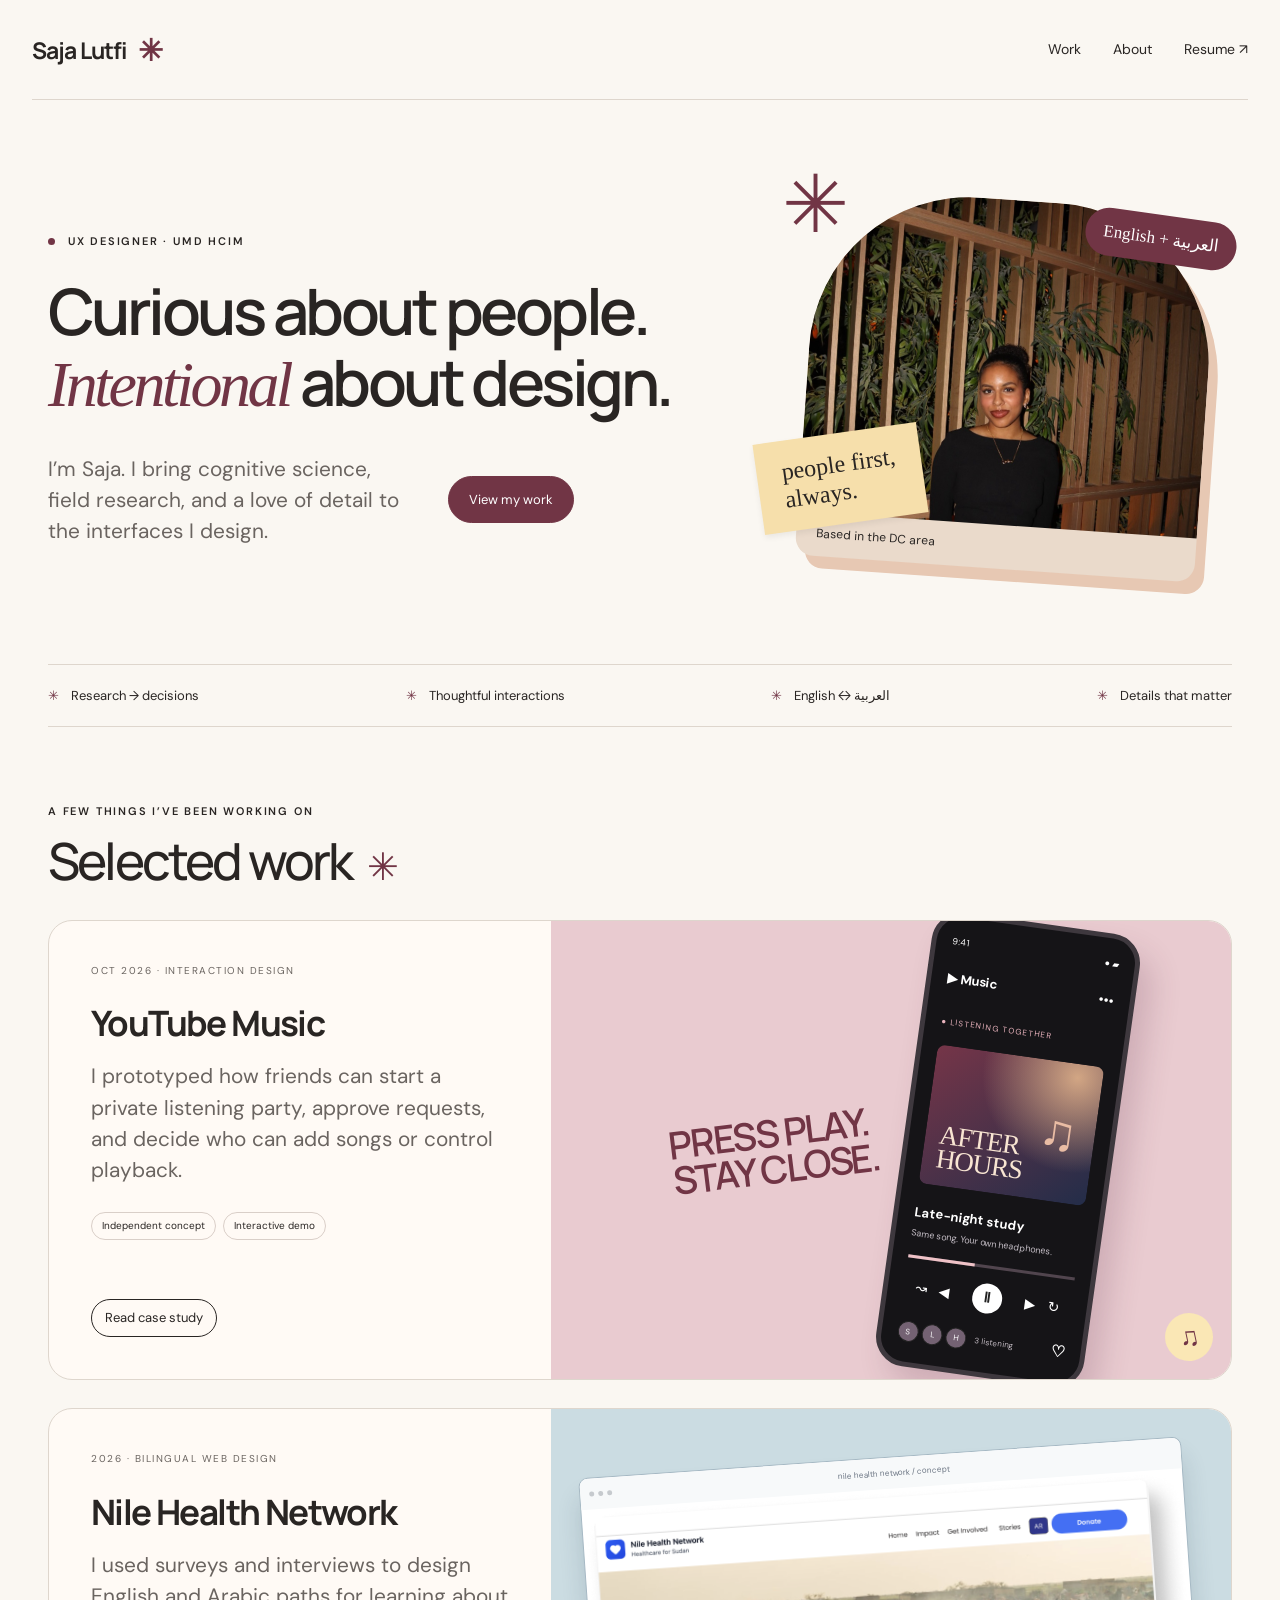
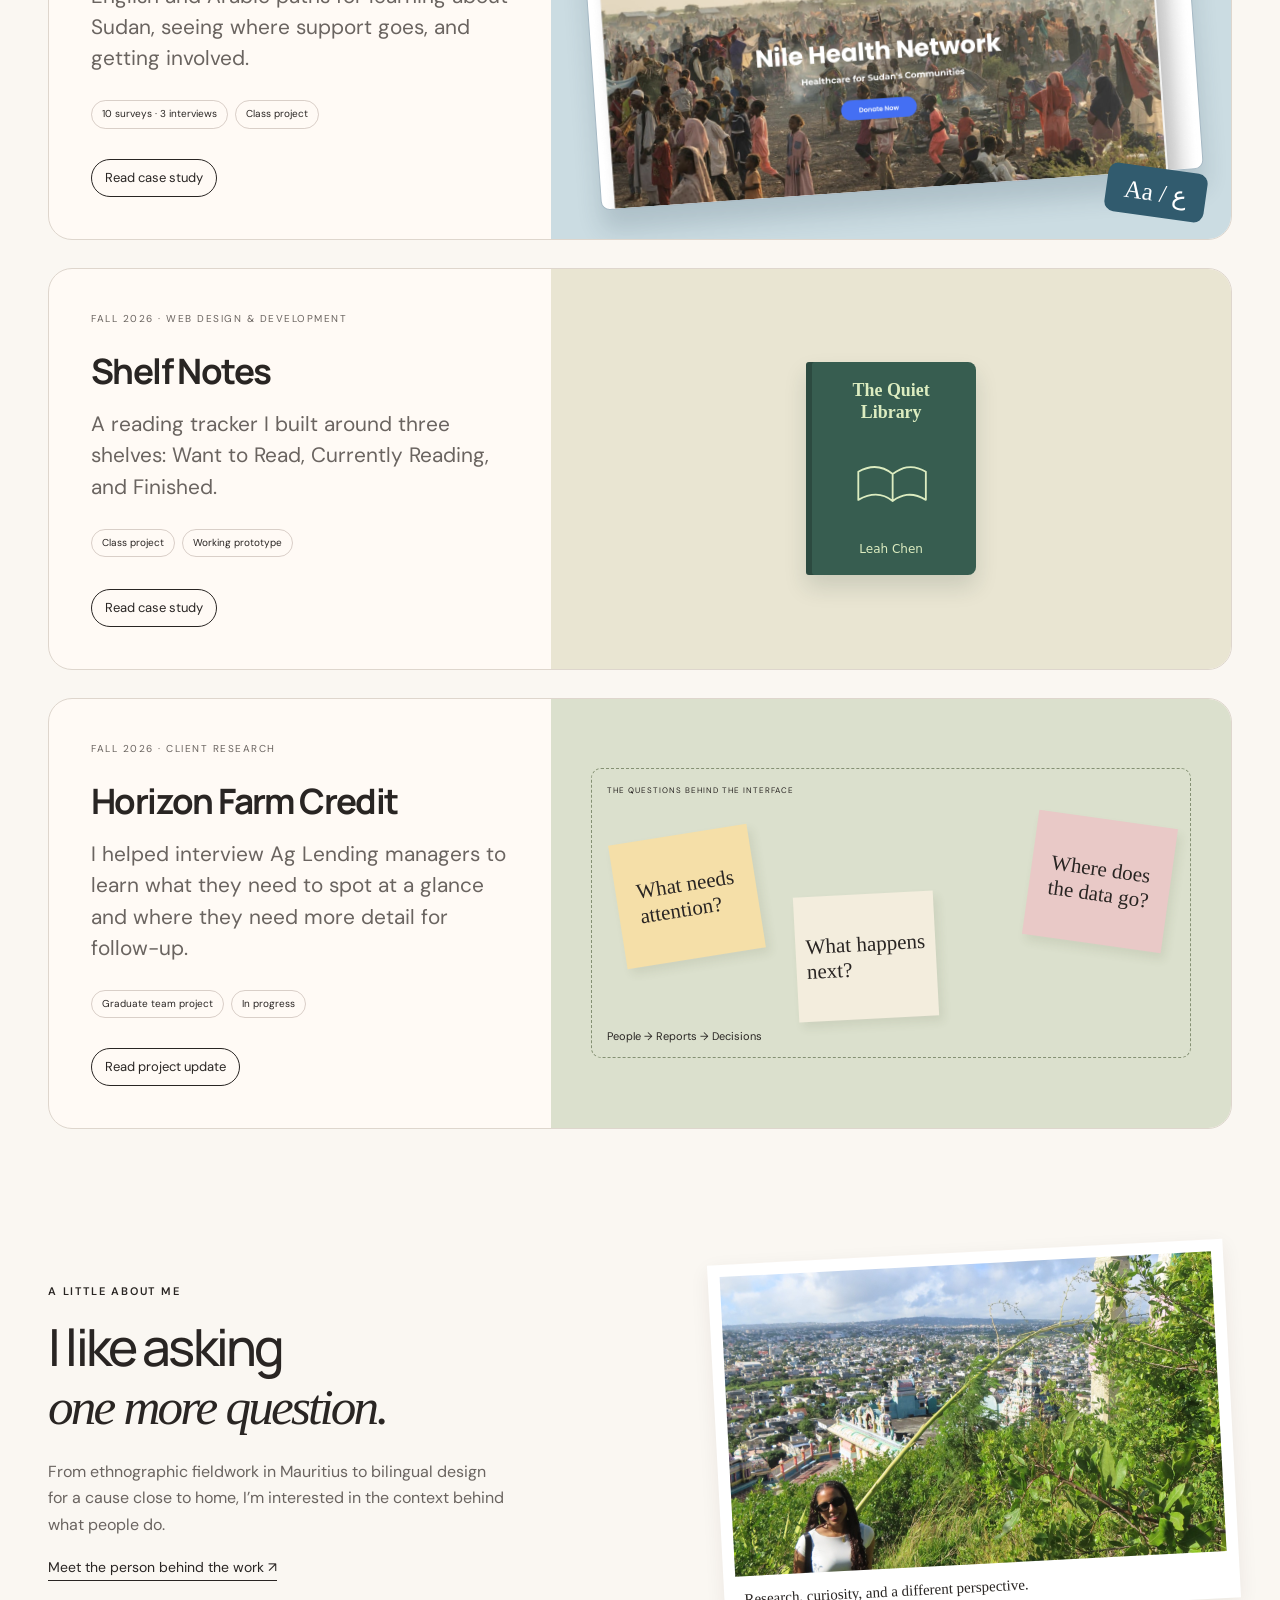
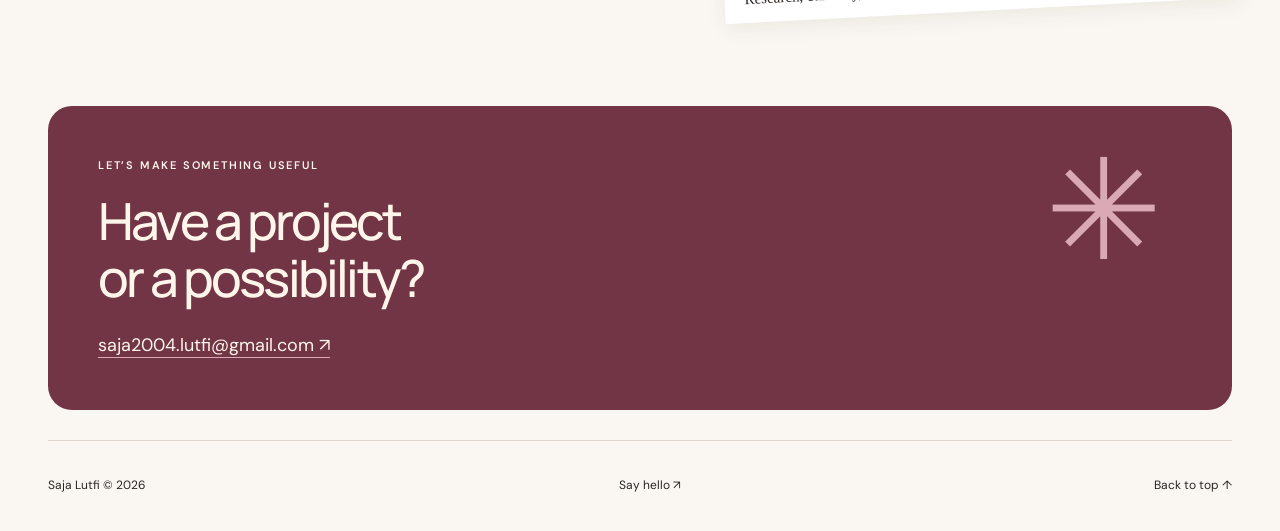
<file: index.html>
<!doctype html><html lang="en"><head><meta charset="utf-8"><meta name="viewport" content="width=device-width,initial-scale=1"><title>UX Designer · Saja Lutfi</title><meta name="description" content="Saja Lutfi, UX designer and HCI graduate student. Explore bilingual interfaces, shared listening, and research for complex workflows."><link rel="icon" href="assets/favicon.svg"><link rel="stylesheet" href="style.css?v=visual-shelf-prototype"><script src="app.js" defer></script></head><body><a class="skip" href="#main">Skip to content</a><header class="site-header"><a class="brand" href="index.html">Saja Lutfi<span class="brand-dot">✳</span></a><nav aria-label="Main navigation"><a href="index.html#work">Work</a><a href="about.html">About</a><a href="assets/Resume_Saja_Lutfi_UX_Designer_2026-10.pdf" target="_blank" rel="noopener">Resume ↗</a></nav></header><main id="main" class="container"><section class="home-hero"><div class="hero-head"><div class="eyebrow"><span class="status-dot"></span> UX DESIGNER · UMD HCIM</div><h1>Curious about people.<br><em>Intentional</em> about design.</h1><div class="hero-bottom"><p>I’m Saja. I bring cognitive science, field research, and a love of detail to the interfaces I design.</p><a class="button filled" href="#work">View my work</a></div></div><div class="hero-collage"><figure class="portrait-card"><img src="assets/saja-portrait.jpeg" alt="Saja Lutfi"><figcaption>Based in the DC area</figcaption></figure><span class="collage-note note-one">people first,<br>always.</span><span class="collage-note note-two">English + العربية</span><span class="hero-star" aria-hidden="true">✳</span></div></section><div class="skill-strip" aria-label="Design interests"><span>Research → decisions</span><span>Thoughtful interactions</span><span>English ↔ العربية</span><span>Details that matter</span></div><section id="work" class="selected"><div class="section-heading"><div><span class="eyebrow">A FEW THINGS I’VE BEEN WORKING ON</span><h2>Selected work<span class="serif-star">✳</span></h2></div></div><a class="work-card music-work" href="music.html"><div class="work-info"><span class="project-number">OCT 2026 · INTERACTION DESIGN</span><h3>YouTube Music</h3><p>I prototyped how friends can start a private listening party, approve requests, and decide who can add songs or control playback.</p><div class="tags"><span>Independent concept</span><span>Interactive demo</span></div><span class="project-link">Read case study</span></div><div class="work-art music-art"><span class="art-type">PRESS PLAY.<br>STAY CLOSE.</span><div class="mini-phone" aria-label="Proposed listening-party interface"><div class="phone-top">9:41 <span>● ▰</span></div><div class="music-brand">▶ Music <span>•••</span></div><small class="live-pill">● LISTENING TOGETHER</small><div class="album-art"><span>AFTER<br>HOURS</span><i>♫</i></div><h4>Late-night study</h4><p>Same song. Your own headphones.</p><div class="track-progress"><i></i></div><div class="player-controls">↝ &nbsp; ◀ <b>Ⅱ</b> ▶ &nbsp; ↻</div><div class="listeners"><span>S</span><span>L</span><span>H</span><small>3 listening</small><b>♡</b></div></div><span class="art-sticker">♫</span></div></a><a class="work-card nhn-work" href="nile-health-network.html"><div class="work-info"><span class="project-number">2026 · BILINGUAL WEB DESIGN</span><h3>Nile Health Network</h3><p>I used surveys and interviews to design English and Arabic paths for learning about Sudan, seeing where support goes, and getting involved.</p><div class="tags"><span>10 surveys · 3 interviews</span><span>Class project</span></div><span class="project-link">Read case study</span></div><div class="work-art nhn-art"><div class="browser-frame"><div class="browser-bar"><i></i><i></i><i></i><span>nile health network / concept</span></div><img src="assets/nhn-cover.png" alt="Nile Health Network website prototype"></div><span class="language-sticker">Aa / ع</span></div></a><a class="work-card shelf-work" href="shelf-notes.html"><div class="work-info"><span class="project-number">FALL 2026 · WEB DESIGN &amp; DEVELOPMENT</span><h3>Shelf Notes</h3><p>A reading tracker I built around three shelves: Want to Read, Currently Reading, and Finished.</p><div class="tags"><span>Class project</span><span>Working prototype</span></div><span class="project-link">Read case study</span></div><div class="work-art shelf-art" aria-hidden="true"><div class="shelf-card-cover"><span>The Quiet Library</span><img src="inst630-bookshelf/assets/imgCoverIllustration3.svg" alt=""><small>Leah Chen</small></div></div></a><a class="work-card horizon-work" href="horizon.html"><div class="work-info"><span class="project-number">FALL 2026 · CLIENT RESEARCH</span><h3>Horizon Farm Credit</h3><p>I helped interview Ag Lending managers to learn what they need to spot at a glance and where they need more detail for follow-up.</p><div class="tags"><span>Graduate team project</span><span>In progress</span></div><span class="project-link">Read project update</span></div><div class="work-art horizon-art"><div class="research-board"><span class="board-label">THE QUESTIONS BEHIND THE INTERFACE</span><div class="sticky s1">What needs<br>attention?</div><div class="sticky s2">Where does<br>the data go?</div><div class="sticky s3">What happens<br>next?</div><span class="board-foot">People → Reports → Decisions</span></div></div></a></section><section class="about-teaser"><div><span class="eyebrow">A LITTLE ABOUT ME</span><h2>I like asking<br><em>one more question.</em></h2><p>From ethnographic fieldwork in Mauritius to bilingual design for a cause close to home, I’m interested in the context behind what people do.</p><a class="text-link" href="about.html">Meet the person behind the work ↗</a></div><figure><img src="assets/mauritius.jpeg" alt="Saja during her travels in Mauritius" loading="lazy"><figcaption>Research, curiosity, and a different perspective.</figcaption></figure></section><section class="contact-banner"><span class="eyebrow">LET’S MAKE SOMETHING USEFUL</span><h2>Have a project<br>or a possibility?</h2><a href="mailto:saja2004.lutfi@gmail.com">saja2004.lutfi@gmail.com ↗</a></section></main><footer class="site-footer container"><span>Saja Lutfi © 2026</span><a href="mailto:saja2004.lutfi@gmail.com">Say hello ↗</a><a href="#main">Back to top ↑</a></footer></body></html>
</file>
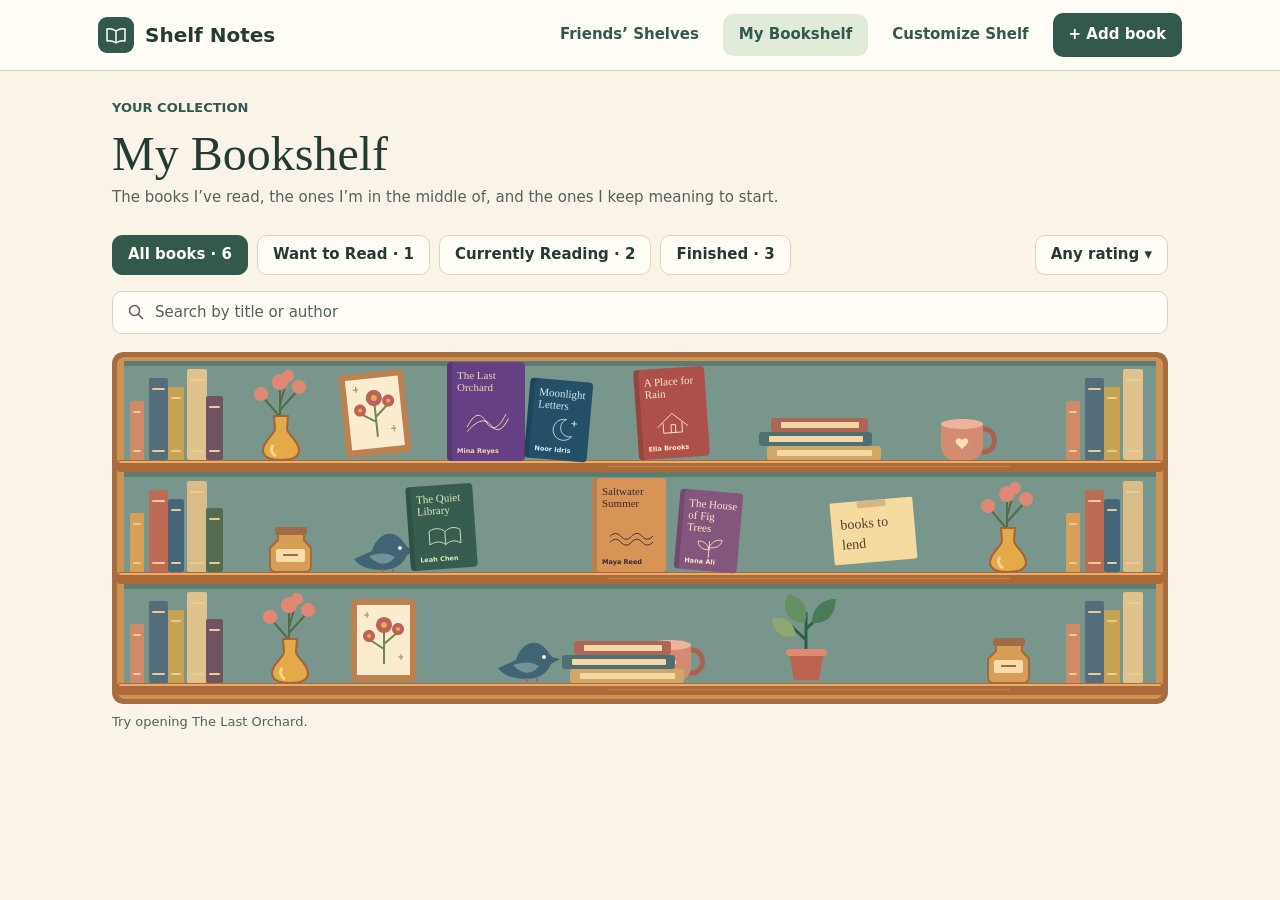
<file: inst630-bookshelf/index.html>
<!doctype html>
<html lang="en">
<head>
<meta charset="utf-8">
<meta name="viewport" content="width=device-width, initial-scale=1">
<title>Shelf Notes · My Bookshelf</title>
<style>
*{box-sizing:border-box}body{margin:0;background:#faf4e8;color:#243b34;font:15px/1.45 Inter,system-ui,sans-serif}header{background:#fffdf6;border-bottom:1px solid #ded4bd}.bar{max-width:1152px;margin:auto;min-height:70px;padding:12px 34px;display:flex;align-items:center;gap:8px;flex-wrap:wrap}.brand{display:flex;align-items:center;gap:11px;font-size:20px;font-weight:650;margin-right:auto}.logo{display:grid;place-items:center;background:#32594c;width:36px;height:36px;border-radius:9px}.logo img{display:block}main{max-width:1152px;margin:auto;padding:28px 48px 24px}h1,h2{font-family:Lora,Georgia,serif;font-weight:400}h1{font-size:48px;line-height:1.18;margin:8px 0 5px}.eyebrow{font-size:13px;color:#32594c;font-weight:650;margin:0}.intro,.hint{color:#52645b;margin:0}.toolbar{display:flex;gap:9px;flex-wrap:wrap;margin:26px 0 16px}.rating{margin-left:auto}button,select,input{font:inherit;color:inherit}button,select{background:#fffdf6;border:1px solid #ded4bd;border-radius:10px;padding:8px 15px;min-height:38px}button{cursor:pointer;font-weight:600}.bar button,.bar [aria-current]{border:0;background:transparent;padding:10px 16px;border-radius:10px;font-weight:600;color:#32594c}.bar [aria-current]{background:#e1ebda}.bar .primary,.primary,[aria-pressed=true]{background:#32594c;color:#fffdf6;border-color:#32594c}.bar .primary{min-height:44px}.search{display:flex;align-items:center;gap:10px;background:#fffdf6;border:1px solid #ded4bd;border-radius:10px;padding:0 14px;margin-bottom:18px;min-height:43px}.search input{background:none;border:0;flex:1;min-width:0;padding:9px 0}.search input::placeholder{color:#52645b}.search img,.logo img{flex:none}.cabinet-scroll{overflow:auto;border-radius:11px}.cabinet{width:1056px;height:352px;position:relative;background:#a86d3f;transform-origin:top left;border-radius:11px;overflow:hidden}.art{position:absolute;inset:0;pointer-events:none}.art p{margin:0;font-family:Lora,Georgia,serif}.art img{display:block}.cover{position:absolute;display:flex;flex-direction:column;justify-content:space-between;align-items:flex-start;border:0;border-radius:4px;padding:8px 5px 6px 10px;min-height:0;font:11px/1.08 Lora,Georgia,serif;text-align:left;overflow:hidden;box-shadow:inset 5px 0 #0002}.cover img{align-self:center}.cover span{overflow-wrap:anywhere}.cover small{font:600 6.5px/1.15 Inter,system-ui,sans-serif}.cover:hover{filter:brightness(1.12)}.hint{font-size:13px;margin-top:9px}.extra{display:flex;gap:8px;flex-wrap:wrap;margin-top:12px}.extra:empty{display:none}dialog{border:1px solid #ded4bd;border-radius:14px;background:#fffdf6;color:#243b34;width:min(92vw,420px);padding:24px}dialog::backdrop{background:#243b3477}dialog h2{margin:0 0 16px;font-size:28px}dialog label{display:grid;gap:4px;margin:12px 0}dialog input{width:100%;padding:8px;border:1px solid #9ba99b;border-radius:6px}dialog form menu{display:flex;gap:8px;padding:0;margin:16px 0 0}.error{color:#943b38;margin:4px 0}button:focus-visible,select:focus-visible,input:focus-visible,[tabindex]:focus-visible{outline:3px solid #b46d31;outline-offset:3px}.sr-only{position:absolute;width:1px;height:1px;overflow:hidden;clip-path:inset(50%)}@media(max-width:740px){main{padding:24px 18px}.bar{padding:10px 18px}.rating{margin-left:0}h1{font-size:38px}}
</style>
</head>
<body>
<header><nav class="bar" aria-label="Main">
<div class="brand"><span class="logo"><img src="assets/imgOpenBook.svg" alt=""></span>Shelf Notes</div>
<button type="button" data-planned="Friends’ Shelves">Friends’ Shelves</button>
<span aria-current="page">My Bookshelf</span>
<button type="button" data-planned="Customize Shelf">Customize Shelf</button>
<button class="primary" id="open-add">+ Add book</button>
</nav></header>
<main>
<p class="eyebrow">YOUR COLLECTION</p>
<h1>My Bookshelf</h1>
<p class="intro">The books I’ve read, the ones I’m in the middle of, and the ones I keep meaning to start.</p>
<div class="toolbar" id="filters" aria-label="Filter books"></div>
<label class="search"><img src="assets/imgSearchIcon.svg" alt=""><span class="sr-only">Search by title or author</span><input type="search" id="search" placeholder="Search by title or author"></label>
<div class="cabinet-scroll" id="cabinet-scroll" tabindex="0" aria-label="Illustrated bookshelf">
<div class="cabinet" id="cabinet">
<div class="art" aria-hidden="true">
        <div style="position:absolute;background:#cd9256;height:342px;left:5px;border-radius:8px;top:5px;width:1046px" ></div>
        <div style="position:absolute;background:#78968b;height:103.333px;left:12px;border-radius:2px;top:9px;width:1032px" ></div>
        <div style="position:absolute;background:#5c7c71;height:5px;left:12px;top:9px;width:1032px" ></div>
        <div style="position:absolute;background:#cf8b68;height:59px;left:18px;border-radius:2px;top:49.33px;width:14px" ></div>
        <div style="position:absolute;background:#eacb93;height:2px;left:21px;border-radius:1px;top:59.33px;width:8px" ></div>
        <div style="position:absolute;background:#eacb93;height:2px;left:21px;border-radius:1px;top:98.33px;width:8px" ></div>
        <div style="position:absolute;background:#536d7b;height:82px;left:37px;border-radius:2px;top:26.33px;width:19px" ></div>
        <div style="position:absolute;background:#eacb93;height:2px;left:40px;border-radius:1px;top:36.33px;width:13px" ></div>
        <div style="position:absolute;background:#eacb93;height:2px;left:40px;border-radius:1px;top:98.33px;width:13px" ></div>
        <div style="position:absolute;background:#c6a454;height:73px;left:56px;border-radius:2px;top:35.33px;width:16px" ></div>
        <div style="position:absolute;background:#eacb93;height:2px;left:59px;border-radius:1px;top:45.33px;width:10px" ></div>
        <div style="position:absolute;background:#eacb93;height:2px;left:59px;border-radius:1px;top:98.33px;width:10px" ></div>
        <div style="position:absolute;background:#e0c28d;height:91px;left:75px;border-radius:2px;top:17.33px;width:20px" ></div>
        <div style="position:absolute;background:#eacb93;height:2px;left:78px;border-radius:1px;top:27.33px;width:14px" ></div>
        <div style="position:absolute;background:#eacb93;height:2px;left:78px;border-radius:1px;top:98.33px;width:14px" ></div>
        <div style="position:absolute;background:#6f5360;height:64px;left:94px;border-radius:2px;top:44.33px;width:17px" ></div>
        <div style="position:absolute;background:#eacb93;height:2px;left:97px;border-radius:1px;top:54.33px;width:11px" ></div>
        <div style="position:absolute;background:#eacb93;height:2px;left:97px;border-radius:1px;top:98.33px;width:11px" ></div>
        <div style="position:absolute;height:98px;left:133px;top:12.33px;width:72px">
          <img alt="" src="assets/imgVase.svg">
        </div>
        <div style="position:absolute;display:flex;height:104.989px;align-items:center;justify-content:center;left:222px;top:4.81px;width:81.849px">
          <div style="transform:rotate(-6deg)">
            <div style="height:98px;position:relative;width:72px">
              <img alt="" src="assets/imgPrint.svg">
            </div>
          </div>
        </div>
        <div style="position:absolute;height:98px;left:820px;top:12.33px;width:72px">
          <img alt="" src="assets/imgMug.svg">
        </div>
        <div style="position:absolute;background:#cf8b68;height:59px;left:954px;border-radius:2px;top:49.33px;width:14px" ></div>
        <div style="position:absolute;background:#eacb93;height:2px;left:957px;border-radius:1px;top:59.33px;width:8px" ></div>
        <div style="position:absolute;background:#eacb93;height:2px;left:957px;border-radius:1px;top:98.33px;width:8px" ></div>
        <div style="position:absolute;background:#536d7b;height:82px;left:973px;border-radius:2px;top:26.33px;width:19px" ></div>
        <div style="position:absolute;background:#eacb93;height:2px;left:976px;border-radius:1px;top:36.33px;width:13px" ></div>
        <div style="position:absolute;background:#eacb93;height:2px;left:976px;border-radius:1px;top:98.33px;width:13px" ></div>
        <div style="position:absolute;background:#c6a454;height:73px;left:992px;border-radius:2px;top:35.33px;width:16px" ></div>
        <div style="position:absolute;background:#eacb93;height:2px;left:995px;border-radius:1px;top:45.33px;width:10px" ></div>
        <div style="position:absolute;background:#eacb93;height:2px;left:995px;border-radius:1px;top:98.33px;width:10px" ></div>
        <div style="position:absolute;background:#e0c28d;height:91px;left:1011px;border-radius:2px;top:17.33px;width:20px" ></div>
        <div style="position:absolute;background:#eacb93;height:2px;left:1014px;border-radius:1px;top:27.33px;width:14px" ></div>
        <div style="position:absolute;background:#eacb93;height:2px;left:1014px;border-radius:1px;top:98.33px;width:14px" ></div>
        <div style="position:absolute;height:43px;left:647px;overflow:hidden;top:65.33px;width:125px">
          <div style="position:absolute;background:#d0a766;height:14px;left:8px;border-radius:3px;top:29px;width:114px" ></div>
          <div style="position:absolute;background:#f3d7a5;height:6px;left:18px;border-radius:1px;top:33px;width:95px" ></div>
          <div style="position:absolute;background:#506f73;height:14px;left:0;border-radius:3px;top:15px;width:113px" ></div>
          <div style="position:absolute;background:#f3d7a5;height:6px;left:10px;border-radius:1px;top:19px;width:94px" ></div>
          <div style="position:absolute;background:#af6556;height:14px;left:12px;border-radius:3px;top:1px;width:97px" ></div>
          <div style="position:absolute;background:#f3d7a5;height:6px;left:22px;border-radius:1px;top:5px;width:78px" ></div>
        </div>
        <div style="position:absolute;background:#ad6a38;height:12px;left:5px;border-radius:3px;top:108.33px;width:1046px" ></div>
        <div style="position:absolute;background:#e8ad6b;height:2px;left:7px;border-radius:1px;top:109.33px;width:1042px" ></div>
        <div style="position:absolute;background:#c2874f;height:1px;left:496.32px;border-radius:1px;top:114.33px;width:401.28px" ></div>
        <div style="position:absolute;background:#78968b;height:103.333px;left:12px;border-radius:2px;top:120.33px;width:1032px" ></div>
        <div style="position:absolute;background:#5c7c71;height:5px;left:12px;top:120.33px;width:1032px" ></div>
        <div style="position:absolute;background:#d8a057;height:59px;left:18px;border-radius:2px;top:160.67px;width:14px" ></div>
        <div style="position:absolute;background:#eacb93;height:2px;left:21px;border-radius:1px;top:170.67px;width:8px" ></div>
        <div style="position:absolute;background:#eacb93;height:2px;left:21px;border-radius:1px;top:209.67px;width:8px" ></div>
        <div style="position:absolute;background:#bd6b55;height:82px;left:37px;border-radius:2px;top:137.67px;width:19px" ></div>
        <div style="position:absolute;background:#eacb93;height:2px;left:40px;border-radius:1px;top:147.67px;width:13px" ></div>
        <div style="position:absolute;background:#eacb93;height:2px;left:40px;border-radius:1px;top:209.67px;width:13px" ></div>
        <div style="position:absolute;background:#466779;height:73px;left:56px;border-radius:2px;top:146.67px;width:16px" ></div>
        <div style="position:absolute;background:#eacb93;height:2px;left:59px;border-radius:1px;top:156.67px;width:10px" ></div>
        <div style="position:absolute;background:#eacb93;height:2px;left:59px;border-radius:1px;top:209.67px;width:10px" ></div>
        <div style="position:absolute;background:#d9bc88;height:91px;left:75px;border-radius:2px;top:128.67px;width:20px" ></div>
        <div style="position:absolute;background:#eacb93;height:2px;left:78px;border-radius:1px;top:138.67px;width:14px" ></div>
        <div style="position:absolute;background:#eacb93;height:2px;left:78px;border-radius:1px;top:209.67px;width:14px" ></div>
        <div style="position:absolute;background:#556c50;height:64px;left:94px;border-radius:2px;top:155.67px;width:17px" ></div>
        <div style="position:absolute;background:#eacb93;height:2px;left:97px;border-radius:1px;top:165.67px;width:11px" ></div>
        <div style="position:absolute;background:#eacb93;height:2px;left:97px;border-radius:1px;top:209.67px;width:11px" ></div>
        <div style="position:absolute;height:98px;left:142px;top:123.67px;width:72px">
          <img alt="" src="assets/imgJar.svg">
        </div>
        <div style="position:absolute;height:98px;left:236px;top:123.67px;width:72px">
          <img alt="" src="assets/imgBird.svg">
        </div>
        <div style="position:absolute;height:98px;left:860px;top:123.67px;width:72px">
          <img alt="" src="assets/imgVase.svg">
        </div>
        <div style="position:absolute;background:#d8a057;height:59px;left:954px;border-radius:2px;top:160.67px;width:14px" ></div>
        <div style="position:absolute;background:#eacb93;height:2px;left:957px;border-radius:1px;top:170.67px;width:8px" ></div>
        <div style="position:absolute;background:#eacb93;height:2px;left:957px;border-radius:1px;top:209.67px;width:8px" ></div>
        <div style="position:absolute;background:#bd6b55;height:82px;left:973px;border-radius:2px;top:137.67px;width:19px" ></div>
        <div style="position:absolute;background:#eacb93;height:2px;left:976px;border-radius:1px;top:147.67px;width:13px" ></div>
        <div style="position:absolute;background:#eacb93;height:2px;left:976px;border-radius:1px;top:209.67px;width:13px" ></div>
        <div style="position:absolute;background:#466779;height:73px;left:992px;border-radius:2px;top:146.67px;width:16px" ></div>
        <div style="position:absolute;background:#eacb93;height:2px;left:995px;border-radius:1px;top:156.67px;width:10px" ></div>
        <div style="position:absolute;background:#eacb93;height:2px;left:995px;border-radius:1px;top:209.67px;width:10px" ></div>
        <div style="position:absolute;background:#d9bc88;height:91px;left:1011px;border-radius:2px;top:128.67px;width:20px" ></div>
        <div style="position:absolute;background:#eacb93;height:2px;left:1014px;border-radius:1px;top:138.67px;width:14px" ></div>
        <div style="position:absolute;background:#eacb93;height:2px;left:1014px;border-radius:1px;top:209.67px;width:14px" ></div>
        <div style="position:absolute;display:flex;height:68.998px;align-items:center;justify-content:center;left:717px;top:144.43px;width:88.088px">
          <div style="transform:rotate(-5deg)">
            <div style="background:#f5db9f;height:62px;overflow:hidden;position:relative;border-radius:2px;width:83px">
              <div style="position:absolute;background:#d6b686;height:7px;left:27px;border-radius:2px;top:0;width:29px" ></div>
              <div style="position:absolute;left:9px;color:#503d36;font-size:14px;top:13px;white-space:nowrap">
                <p style="">books to</p>
                <p style="">lend</p>
              </div>
            </div>
          </div>
        </div>
        <div style="position:absolute;background:#ad6a38;height:12px;left:5px;border-radius:3px;top:219.67px;width:1046px" ></div>
        <div style="position:absolute;background:#e8ad6b;height:2px;left:7px;border-radius:1px;top:220.67px;width:1042px" ></div>
        <div style="position:absolute;background:#c2874f;height:1px;left:496.32px;border-radius:1px;top:225.67px;width:401.28px" ></div>
        <div style="position:absolute;background:#78968b;height:103.333px;left:12px;border-radius:2px;top:231.67px;width:1032px" ></div>
        <div style="position:absolute;background:#5c7c71;height:5px;left:12px;top:231.67px;width:1032px" ></div>
        <div style="position:absolute;background:#cf8b68;height:59px;left:18px;border-radius:2px;top:272px;width:14px" ></div>
        <div style="position:absolute;background:#eacb93;height:2px;left:21px;border-radius:1px;top:282px;width:8px" ></div>
        <div style="position:absolute;background:#eacb93;height:2px;left:21px;border-radius:1px;top:321px;width:8px" ></div>
        <div style="position:absolute;background:#536d7b;height:82px;left:37px;border-radius:2px;top:249px;width:19px" ></div>
        <div style="position:absolute;background:#eacb93;height:2px;left:40px;border-radius:1px;top:259px;width:13px" ></div>
        <div style="position:absolute;background:#eacb93;height:2px;left:40px;border-radius:1px;top:321px;width:13px" ></div>
        <div style="position:absolute;background:#c6a454;height:73px;left:56px;border-radius:2px;top:258px;width:16px" ></div>
        <div style="position:absolute;background:#eacb93;height:2px;left:59px;border-radius:1px;top:268px;width:10px" ></div>
        <div style="position:absolute;background:#eacb93;height:2px;left:59px;border-radius:1px;top:321px;width:10px" ></div>
        <div style="position:absolute;background:#e0c28d;height:91px;left:75px;border-radius:2px;top:240px;width:20px" ></div>
        <div style="position:absolute;background:#eacb93;height:2px;left:78px;border-radius:1px;top:250px;width:14px" ></div>
        <div style="position:absolute;background:#eacb93;height:2px;left:78px;border-radius:1px;top:321px;width:14px" ></div>
        <div style="position:absolute;background:#6f5360;height:64px;left:94px;border-radius:2px;top:267px;width:17px" ></div>
        <div style="position:absolute;background:#eacb93;height:2px;left:97px;border-radius:1px;top:277px;width:11px" ></div>
        <div style="position:absolute;background:#eacb93;height:2px;left:97px;border-radius:1px;top:321px;width:11px" ></div>
        <div style="position:absolute;height:98px;left:142px;top:235px;width:72px">
          <img alt="" src="assets/imgVase.svg">
        </div>
        <div style="position:absolute;height:98px;left:236px;top:235px;width:72px">
          <img alt="" src="assets/imgPrint1.svg">
        </div>
        <div style="position:absolute;height:98px;left:860px;top:235px;width:72px">
          <img alt="" src="assets/imgJar.svg">
        </div>
        <div style="position:absolute;background:#cf8b68;height:59px;left:954px;border-radius:2px;top:272px;width:14px" ></div>
        <div style="position:absolute;background:#eacb93;height:2px;left:957px;border-radius:1px;top:282px;width:8px" ></div>
        <div style="position:absolute;background:#eacb93;height:2px;left:957px;border-radius:1px;top:321px;width:8px" ></div>
        <div style="position:absolute;background:#536d7b;height:82px;left:973px;border-radius:2px;top:249px;width:19px" ></div>
        <div style="position:absolute;background:#eacb93;height:2px;left:976px;border-radius:1px;top:259px;width:13px" ></div>
        <div style="position:absolute;background:#eacb93;height:2px;left:976px;border-radius:1px;top:321px;width:13px" ></div>
        <div style="position:absolute;background:#c6a454;height:73px;left:992px;border-radius:2px;top:258px;width:16px" ></div>
        <div style="position:absolute;background:#eacb93;height:2px;left:995px;border-radius:1px;top:268px;width:10px" ></div>
        <div style="position:absolute;background:#eacb93;height:2px;left:995px;border-radius:1px;top:321px;width:10px" ></div>
        <div style="position:absolute;background:#e0c28d;height:91px;left:1011px;border-radius:2px;top:240px;width:20px" ></div>
        <div style="position:absolute;background:#eacb93;height:2px;left:1014px;border-radius:1px;top:250px;width:14px" ></div>
        <div style="position:absolute;background:#eacb93;height:2px;left:1014px;border-radius:1px;top:321px;width:14px" ></div>
        <div style="position:absolute;height:98px;left:380.16px;top:233px;width:72px">
          <img alt="" src="assets/imgBird.svg">
        </div>
        <div style="position:absolute;height:98px;left:528px;top:233px;width:72px">
          <img alt="" src="assets/imgMug.svg">
        </div>
        <div style="position:absolute;height:96px;left:654.72px;top:235px;width:76px">
          <img alt="" src="assets/imgPottedPlant.svg">
        </div>
        <div style="position:absolute;height:43px;left:450px;overflow:hidden;top:288px;width:125px">
          <div style="position:absolute;background:#d0a766;height:14px;left:8px;border-radius:3px;top:29px;width:114px" ></div>
          <div style="position:absolute;background:#f3d7a5;height:6px;left:18px;border-radius:1px;top:33px;width:95px" ></div>
          <div style="position:absolute;background:#506f73;height:14px;left:0;border-radius:3px;top:15px;width:113px" ></div>
          <div style="position:absolute;background:#f3d7a5;height:6px;left:10px;border-radius:1px;top:19px;width:94px" ></div>
          <div style="position:absolute;background:#af6556;height:14px;left:12px;border-radius:3px;top:1px;width:97px" ></div>
          <div style="position:absolute;background:#f3d7a5;height:6px;left:22px;border-radius:1px;top:5px;width:78px" ></div>
        </div>
        <div style="position:absolute;background:#ad6a38;height:12px;left:5px;border-radius:3px;top:331px;width:1046px" ></div>
        <div style="position:absolute;background:#e8ad6b;height:2px;left:7px;border-radius:1px;top:332px;width:1042px" ></div>
        <div style="position:absolute;background:#c2874f;height:1px;left:496.32px;border-radius:1px;top:337px;width:401.28px" ></div>
</div>
<div id="covers"></div>
</div></div>
<div id="extra" class="extra"></div>
<p class="hint" id="message" role="status">Try opening The Last Orchard.</p>
</main>
<dialog id="add-dialog" aria-labelledby="add-heading">
<form id="add-book">
<h2 id="add-heading">Add a book</h2>
<label>Title<input name="title" required maxlength="120" autofocus></label>
<label>Author (optional)<input name="author" maxlength="100"></label>
<label>Shelf<select name="status"></select></label>
<p id="error" class="error" role="alert"></p>
<menu><button type="button" data-close>Cancel</button><button type="submit" class="primary">Add book</button></menu>
</form>
</dialog>
<dialog id="details" aria-labelledby="book-title">
<h2 id="book-title"></h2><p id="book-author"></p>
<label>Move to shelf<select id="move"></select></label>
<button type="button" data-close>Done</button>
</dialog>
<script>
const shelves = new Map([['want','Want to Read'],['reading','Currently Reading'],['finished','Finished']]);
const examples = [
 ['The Last Orchard','Mina Reyes','finished',335,10,78,99,0,'#654085','#f4d4ac'],
 ['Moonlight Letters','Noor Idris','reading',415,28,63,80,5,'#254e68','#d3ecf3'],
 ['A Place for Rain','Ella Brooks','finished',524,16,71,90,-4,'#ac5049','#ffe9ca'],
 ['The Quiet Library','Leah Chen','want',296,133,67,84,-4,'#375d50','#dcecc0'],
 ['Saltwater Summer','Maya Reed','reading',480,126,74,94,0,'#d79456','#372a34'],
 ['The House of Fig Trees','Hana Ali','finished',565,139,63,80,5,'#84567d','#ffe7c7']
];
const key = 'personal-bookshelf-v1';
const byId = id => document.getElementById(id);
const add = byId('add-dialog');
const form = byId('add-book');
const details = byId('details');
const move = byId('move');
const message = byId('message');
const search = byId('search');
const cabinet = byId('cabinet');
const viewport = byId('cabinet-scroll');
const filters = byId('filters');
const extra = byId('extra');
const defaults = examples.map(([title,author,status],i) => ({id:'figma-'+i,title,author,status}));
let books = defaults;
let filter = 'all';
let activeId;
let feedback = 'Try opening The Last Orchard.';
try {
  const stored = JSON.parse(localStorage.getItem(key));
  if (Array.isArray(stored)) books = stored.filter(book => book && typeof book.id === 'string' &&
    typeof book.title === 'string' && typeof book.author === 'string' && shelves.has(book.status));
  if (books.some(book => book.id.startsWith('sample-')) && !books.some(book => book.id.startsWith('figma-'))) {
    books = [...defaults, ...books];
  }
} catch { feedback = 'Saved books could not be loaded.'; }
function save(nextBooks, text) {
  books = nextBooks;
  feedback = text;
  try { localStorage.setItem(key, JSON.stringify(books)); }
  catch { feedback += ' Browser storage is unavailable.'; }
}
function openBook(book) {
  activeId = book.id;
  byId('book-title').textContent = book.title;
  byId('book-author').textContent = book.author || 'Author unspecified';
  move.value = book.status;
  details.showModal();
}
function render() {
  filters.replaceChildren();
  for (const [value,label] of [['all','All books'], ...shelves]) {
    const button = document.createElement('button');
    button.textContent = label + ' · ' + books.filter(b => value === 'all' || b.status === value).length;
    button.setAttribute('aria-pressed', String(value === filter));
    button.dataset.filter = value;
    button.onclick = () => { filter = value; render(); filters.querySelector('[aria-pressed=true]').focus(); };
    filters.append(button);
  }
  const rating = document.createElement('button');
  rating.className = 'rating';
  rating.textContent = 'Any rating ▾';
  rating.onclick = () => { message.textContent = 'Rating filters are planned for a later version.'; };
  filters.append(rating);
  const covers = byId('covers');
  covers.replaceChildren();
  extra.replaceChildren();
  const query = search.value.trim().toLowerCase();
  const visible = books.filter(b => (filter === 'all' || filter === b.status) &&
    (b.title.toLowerCase().includes(query) || b.author.toLowerCase().includes(query)));
  let addedIndex = 0;
  visible.forEach(book => {
    const button = document.createElement('button');
    button.type = 'button';
    button.dataset.book = book.id;
    button.setAttribute('aria-label','Open '+book.title);
    button.onclick = () => openBook(book);
    const original = defaults.findIndex(item => item.id === book.id);
    const addedSlot = original < 0 ? addedIndex++ : -1;
    if (addedSlot >= 2 || window.innerWidth <= 740) {
      button.textContent = book.title;
      extra.append(button);
      if (addedSlot >= 2) return;
    }
    const cover = button.cloneNode();
    cover.onclick = () => openBook(book);
    const [,,,x,y,w,h,angle,bg,ink] = examples[original] || ['', '', '', 315 + addedSlot * 425, 245, 64, 86, 0, '#32594c', '#fff3d5'];
    cover.className = 'cover';
    Object.assign(cover.style,{left:x+'px',top:y+'px',width:w+'px',height:h+'px',
      transform:'rotate('+angle+'deg)',background:bg,color:ink});
    const title = document.createElement('span');
    title.textContent = book.title;
    const art = document.createElement('img');
    art.src = 'assets/imgCoverIllustration'+(original || '')+'.svg';
    art.alt = '';
    const author = document.createElement('small');
    author.textContent = book.author;
    cover.append(title);
    if (original >= 0) cover.append(art);
    cover.append(author);
    covers.append(cover);
  });
  message.textContent = visible.length ? feedback : 'No books match this view.';
}
function fitShelf() {
  const scale = Math.min(1, Math.max(660,viewport.clientWidth)/1056);
  cabinet.style.zoom = scale;
}
for (const [value,label] of shelves) {
  form.elements.status.add(new Option(label,value));
  move.add(new Option(label,value));
}
byId('open-add').onclick = () => { byId('error').textContent = ''; add.showModal(); };
document.querySelectorAll('[data-close]').forEach(button => { button.onclick = () => button.closest('dialog').close(); });
document.querySelectorAll('[data-planned]').forEach(button => {
  button.onclick = () => { message.textContent = button.dataset.planned+' is planned for a later version.'; };
});
form.addEventListener('submit',event => {
  event.preventDefault();
  const title = form.elements.title.value.trim();
  if (!title) {
    byId('error').textContent = 'Enter a book title.';
    form.elements.title.focus();
    return;
  }
  const status = form.elements.status.value;
  save([...books,{id:crypto.randomUUID(),title,author:form.elements.author.value.trim(),status}],
    title+' added to '+shelves.get(status)+'.');
  filter = 'all';
  search.value = '';
  form.reset();
  add.close();
  render();
});
move.addEventListener('change',() => {
  const book = books.find(item => item.id === activeId);
  if (!book) return;
  save(books.map(item => item.id === activeId ? {...item,status:move.value} : item),
    book.title+' moved to '+shelves.get(move.value)+'.');
  filter = 'all';
  render();
});
details.addEventListener('close',() => {
  document.querySelectorAll('[data-book]').forEach(button => {
    if (button.dataset.book === activeId && document.activeElement === document.body) button.focus();
  });
});
search.addEventListener('input',render);
new ResizeObserver(fitShelf).observe(viewport);
window.matchMedia('(max-width: 740px)').addEventListener('change',render);
render();
</script>
</body>
</html>
</file>
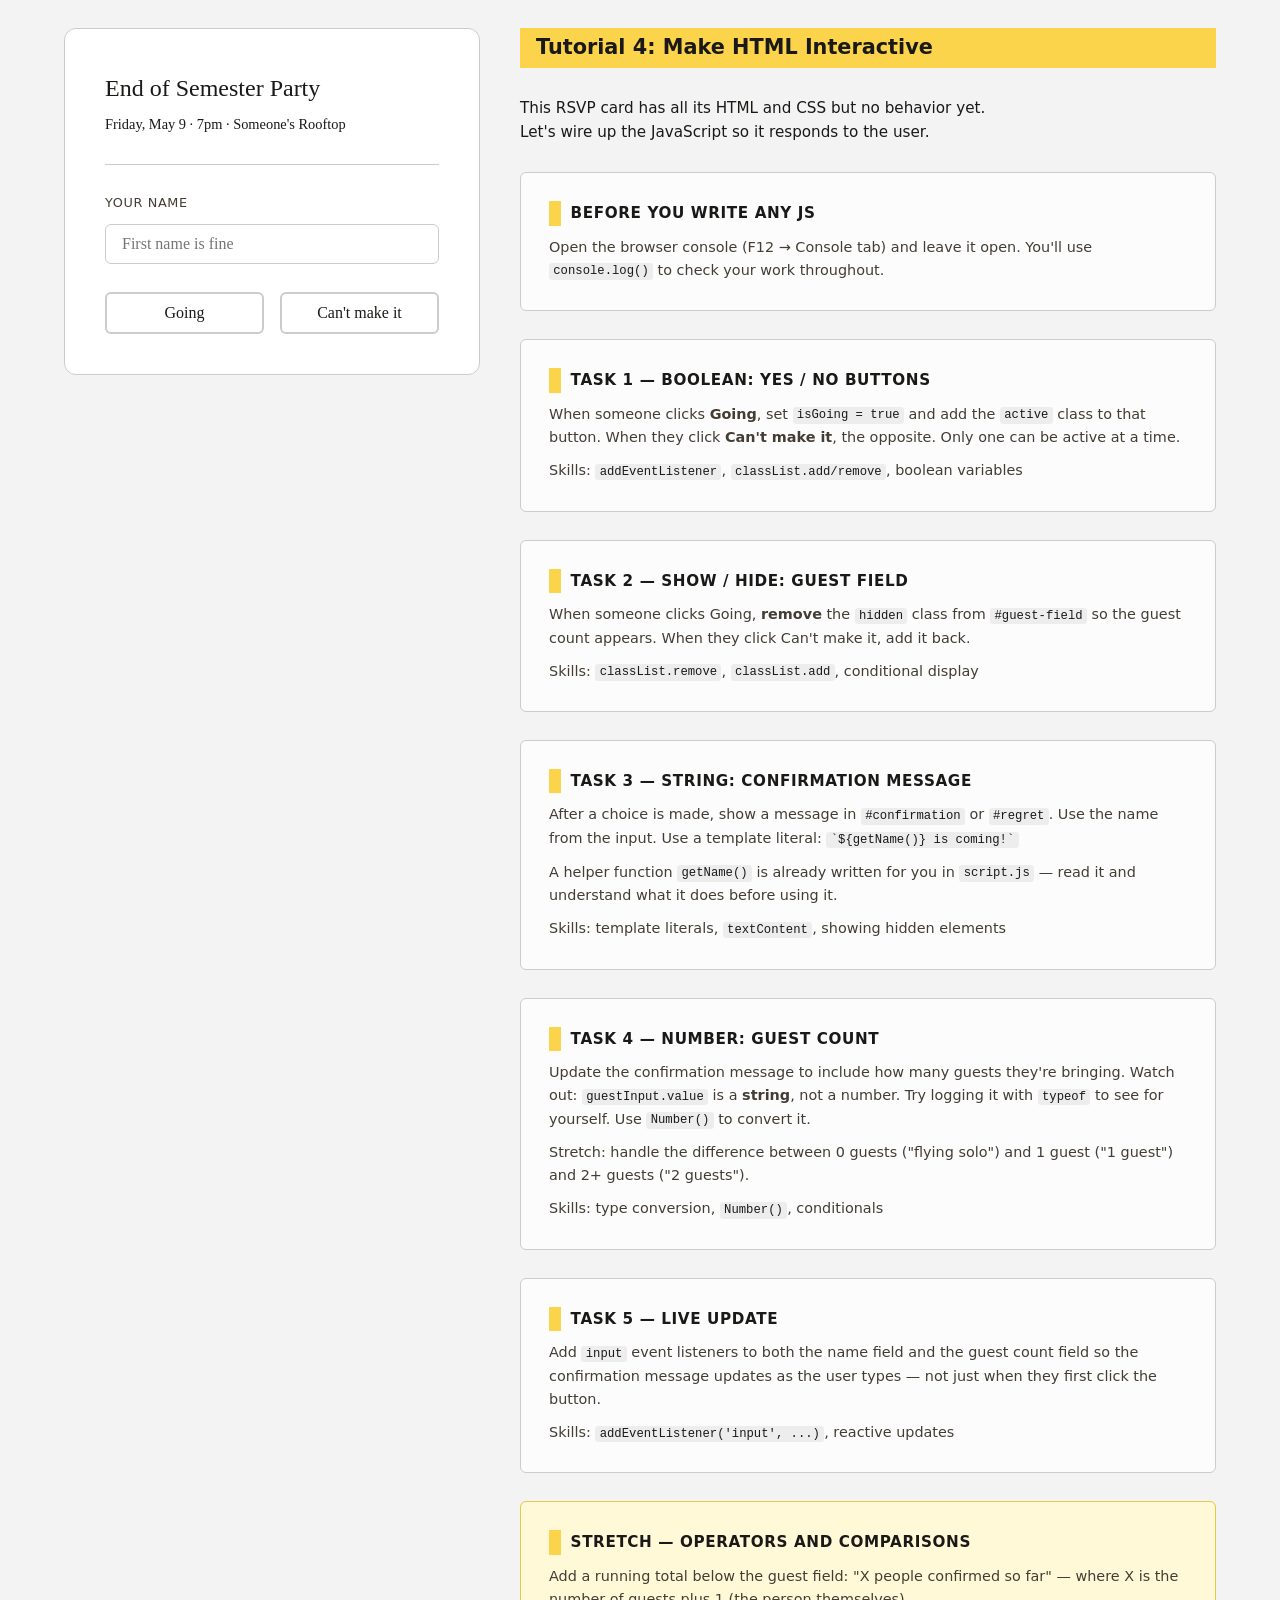
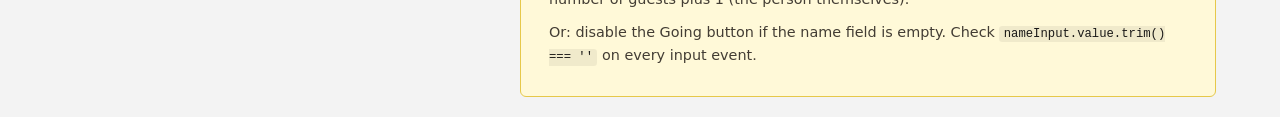
<file: tutorial_4_files/index.html>
<!DOCTYPE html>
<html lang="en">
<head>
  <meta charset="UTF-8">
  <meta name="viewport" content="width=device-width, initial-scale=1.0">
  <title>Tutorial 4: JavaScript Fundamentals</title>
  <link rel="stylesheet" href="style.css">
</head>
<body>

  <div class="page">

    <!-- ── left: the RSVP card ──────────────────────────────── -->
    <div class="card" id="rsvp-card">

      <div class="event-header">
        <h1 class="event-title">End of Semester Party</h1>
        <p class="event-meta">Friday, May 9 &middot; 7pm &middot; Someone's Rooftop</p>
      </div>

      <!-- string: name -->
      <div class="field">
        <label for="name-input">Your name</label>
        <input type="text" id="name-input" placeholder="First name is fine">
      </div>

      <!-- boolean: going or not -->
      <div class="rsvp-buttons">
        <button class="btn btn-yes" id="btn-yes">Going</button>
        <button class="btn btn-no"  id="btn-no">Can't make it</button>
      </div>

      <!-- number: guest count, hidden until yes -->
      <div class="guest-field hidden" id="guest-field">
        <label for="guest-input">Bringing anyone?</label>
        <input type="number" id="guest-input" value="0" min="0" max="10">
        <!-- 
          Note: type="number" still gives you a STRING from .value
          You have to convert it. We'll see this below.
        -->
      </div>

      <!-- confirmation messages, hidden until a choice is made -->
      <div class="confirmation hidden" id="confirmation"></div>
      <div class="regret     hidden" id="regret"></div>

    </div>

    <!-- ── right: tasks panel ───────────────────────────────── -->
    <aside class="tasks-panel">

      <h2>Tutorial 4: Make HTML Interactive</h2>
      <p class="intro">
        This RSVP card has all its HTML and CSS but no behavior yet. <br />
        Let's wire up the JavaScript so it responds to the user.
      </p>

      <div class="task-group">
        <h3>Before you write any JS</h3>
        <p>Open the browser console (F12 → Console tab) and leave it open. 
           You'll use <code>console.log()</code> to check your work throughout.</p>
      </div>

      <div class="task-group">
        <h3>Task 1 — Boolean: Yes / No buttons</h3>
        <p>
          When someone clicks <strong>Going</strong>, set <code>isGoing = true</code>
          and add the <code>active</code> class to that button.
          When they click <strong>Can't make it</strong>, the opposite.
          Only one can be active at a time.
        </p>
        <p>Skills: <code>addEventListener</code>, <code>classList.add/remove</code>, boolean variables</p>
      </div>

      <div class="task-group">
        <h3>Task 2 — Show / hide: guest field</h3>
        <p>
          When someone clicks Going, <strong>remove</strong> the <code>hidden</code> class
          from <code>#guest-field</code> so the guest count appears.
          When they click Can't make it, add it back.
        </p>
        <p>Skills: <code>classList.remove</code>, <code>classList.add</code>, conditional display</p>
      </div>

      <div class="task-group">
        <h3>Task 3 — String: confirmation message</h3>
        <p>
          After a choice is made, show a message in <code>#confirmation</code> or 
          <code>#regret</code>. Use the name from the input.
          Use a template literal: <code>`${getName()} is coming!`</code>
        </p>
        <p>
          A helper function <code>getName()</code> is already written for you in 
          <code>script.js</code> — read it and understand what it does before using it.
        </p>
        <p>Skills: template literals, <code>textContent</code>, showing hidden elements</p>
      </div>

      <div class="task-group">
        <h3>Task 4 — Number: guest count</h3>
        <p>
          Update the confirmation message to include how many guests they're bringing.
          Watch out: <code>guestInput.value</code> is a <strong>string</strong>, not a number.
          Try logging it with <code>typeof</code> to see for yourself.
          Use <code>Number()</code> to convert it.
        </p>
        <p>
          Stretch: handle the difference between 0 guests ("flying solo") and 
          1 guest ("1 guest") and 2+ guests ("2 guests").
        </p>
        <p>Skills: type conversion, <code>Number()</code>, conditionals</p>
      </div>

      <div class="task-group">
        <h3>Task 5 — Live update</h3>
        <p>
          Add <code>input</code> event listeners to both the name field and the guest
          count field so the confirmation message updates as the user types —
          not just when they first click the button.
        </p>
        <p>Skills: <code>addEventListener('input', ...)</code>, reactive updates</p>
      </div>

      <div class="task-group task-stretch">
        <h3>Stretch — Operators and comparisons</h3>
        <p>
          Add a running total below the guest field: 
          "X people confirmed so far" — where X is the number of guests plus 1 (the person themselves).
        </p>
        <p>
          Or: disable the Going button if the name field is empty.
          Check <code>nameInput.value.trim() === ''</code> on every input event.
        </p>
      </div>

    </aside>

  </div>

  <script src="script.js"></script>
</body>
</html>
</file>
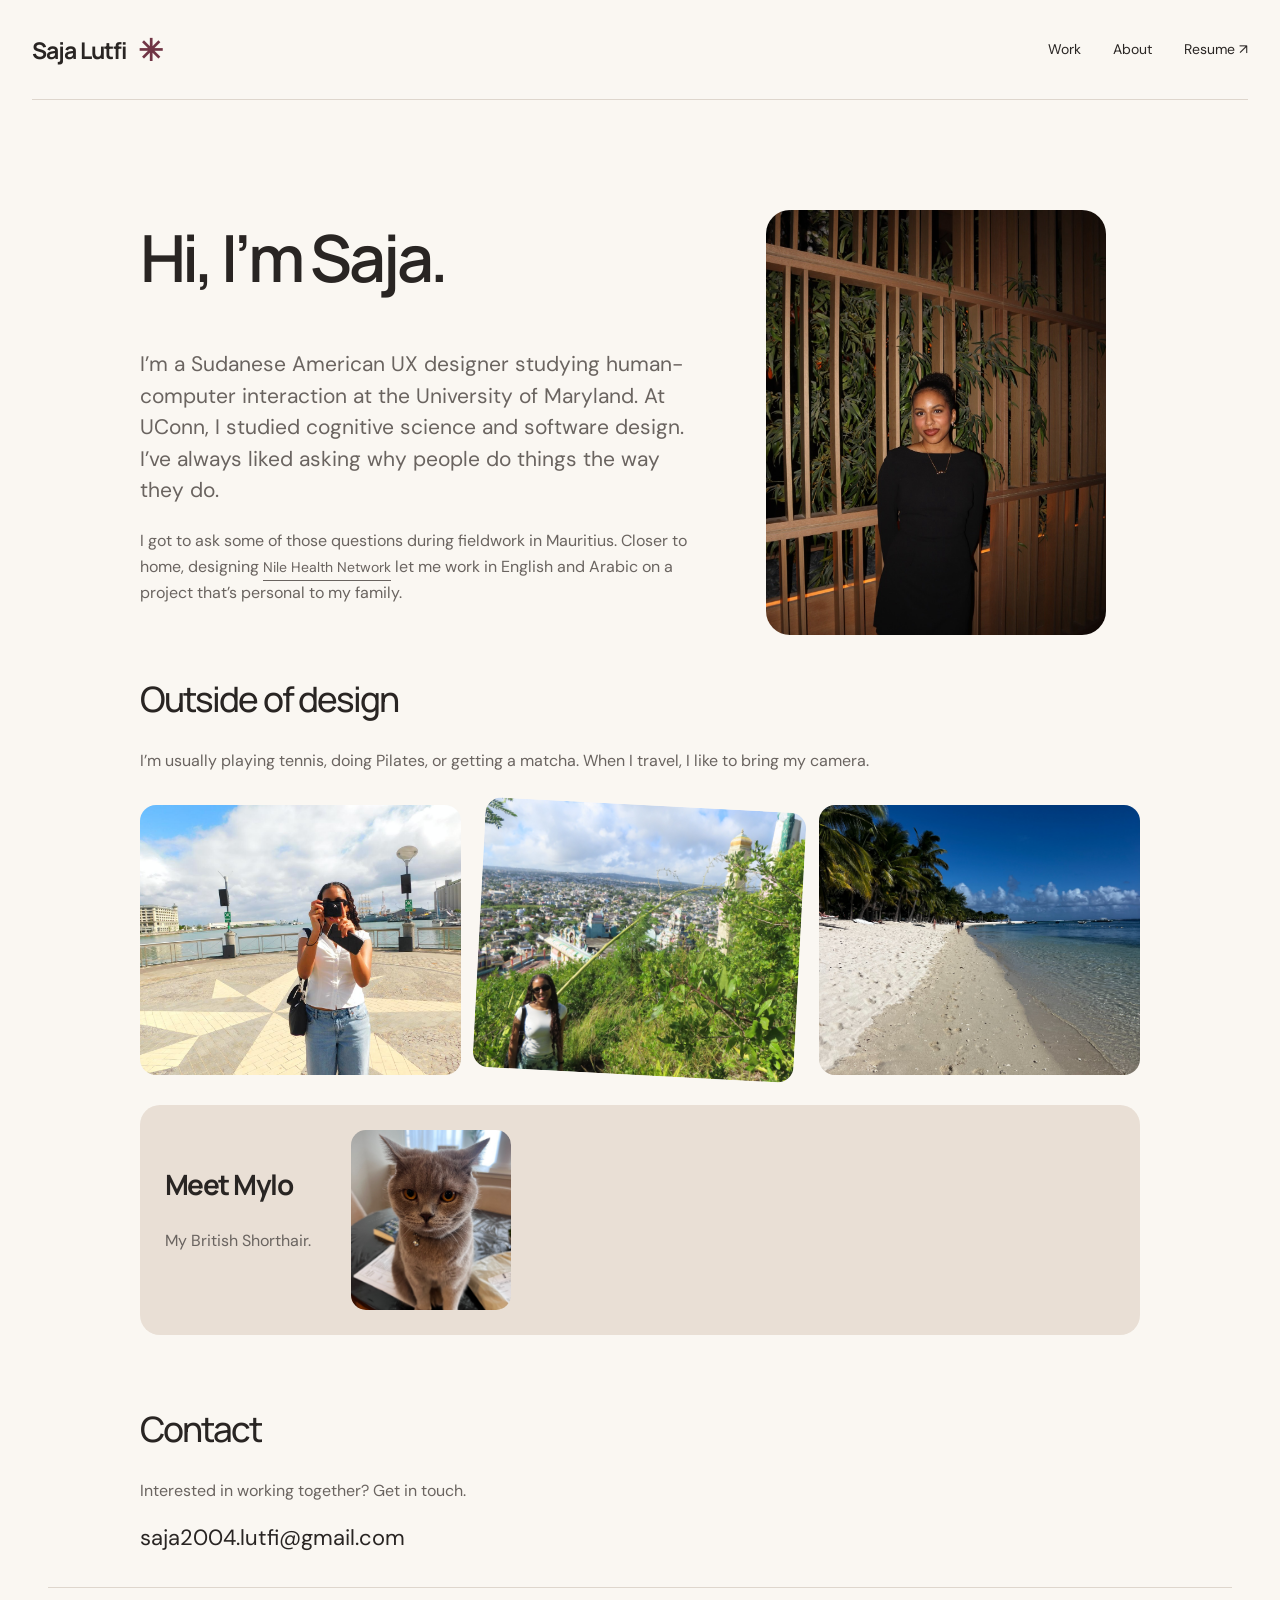
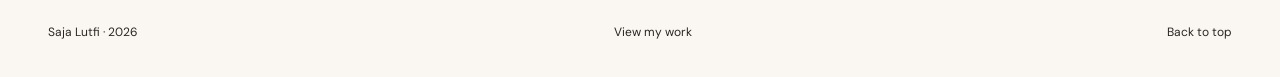
<file: about.html>
<!doctype html><html lang="en"><head><meta charset="utf-8"><meta name="viewport" content="width=device-width,initial-scale=1"><title>About · Saja Lutfi</title><meta name="description" content="Meet Saja Lutfi, an HCI graduate student and aspiring UX designer with a background in cognitive science and software design."><link rel="icon" href="assets/favicon.svg"><link rel="stylesheet" href="style.css?v=visual-20261115"><script src="app.js" defer></script></head><body><a class="skip" href="#main">Skip to content</a><div class="progress" aria-hidden="true"></div><header class="site-header"><a class="brand" href="index.html">Saja Lutfi<span class="brand-dot">✳</span></a><nav aria-label="Main navigation"><a href="index.html#work">Work</a><a href="about.html">About</a><a href="assets/Resume_Saja_Lutfi_UX_Designer_2026-10.pdf" target="_blank" rel="noopener">Resume ↗</a></nav></header><main class="container about" id="main"><section class="about-intro reveal"><div><h1>Hi, I’m Saja.</h1><p class="lead">I’m a Sudanese American UX designer studying human-computer interaction at the University of Maryland. At UConn, I studied cognitive science and software design. I’ve always liked asking why people do things the way they do.</p><p>I got to ask some of those questions during fieldwork in Mauritius. Closer to home, designing <a class="text-link" href="nile-health-network.html">Nile Health Network</a> let me work in English and Arabic on a project that’s personal to my family.</p></div><img src="assets/saja-portrait.jpeg" alt="Saja Lutfi"></section><section><h2>Outside of design</h2><p>I’m usually playing tennis, doing Pilates, or getting a matcha. When I travel, I like to bring my camera.</p><div class="travel-gallery" aria-label="Photos from my travels"><figure><img src="assets/travel-waterfront.jpeg" alt="Saja holding a camera by a waterfront" loading="lazy"></figure><figure><img src="assets/mauritius.jpeg" alt="Saja on a hillside path overlooking a city and colorful temple buildings" loading="lazy"></figure><figure><img src="assets/travel-beach.jpeg" alt="A sandy beach with palm trees and blue water" loading="lazy"></figure></div><div class="mylo-section"><div><h3>Meet Mylo</h3><p>My British Shorthair.</p></div><img src="assets/mylo.jpeg" alt="Mylo, Saja’s gray British Shorthair cat" loading="lazy"></div></section><section class="contact"><h2>Contact</h2><p>Interested in working together? Get in touch.</p><a class="email" href="mailto:saja2004.lutfi@gmail.com">saja2004.lutfi@gmail.com</a></section></main><footer class="site-footer container"><span>Saja Lutfi · 2026</span><a href="index.html#work">View my work</a><a href="#main">Back to top</a></footer></body></html>
</file>
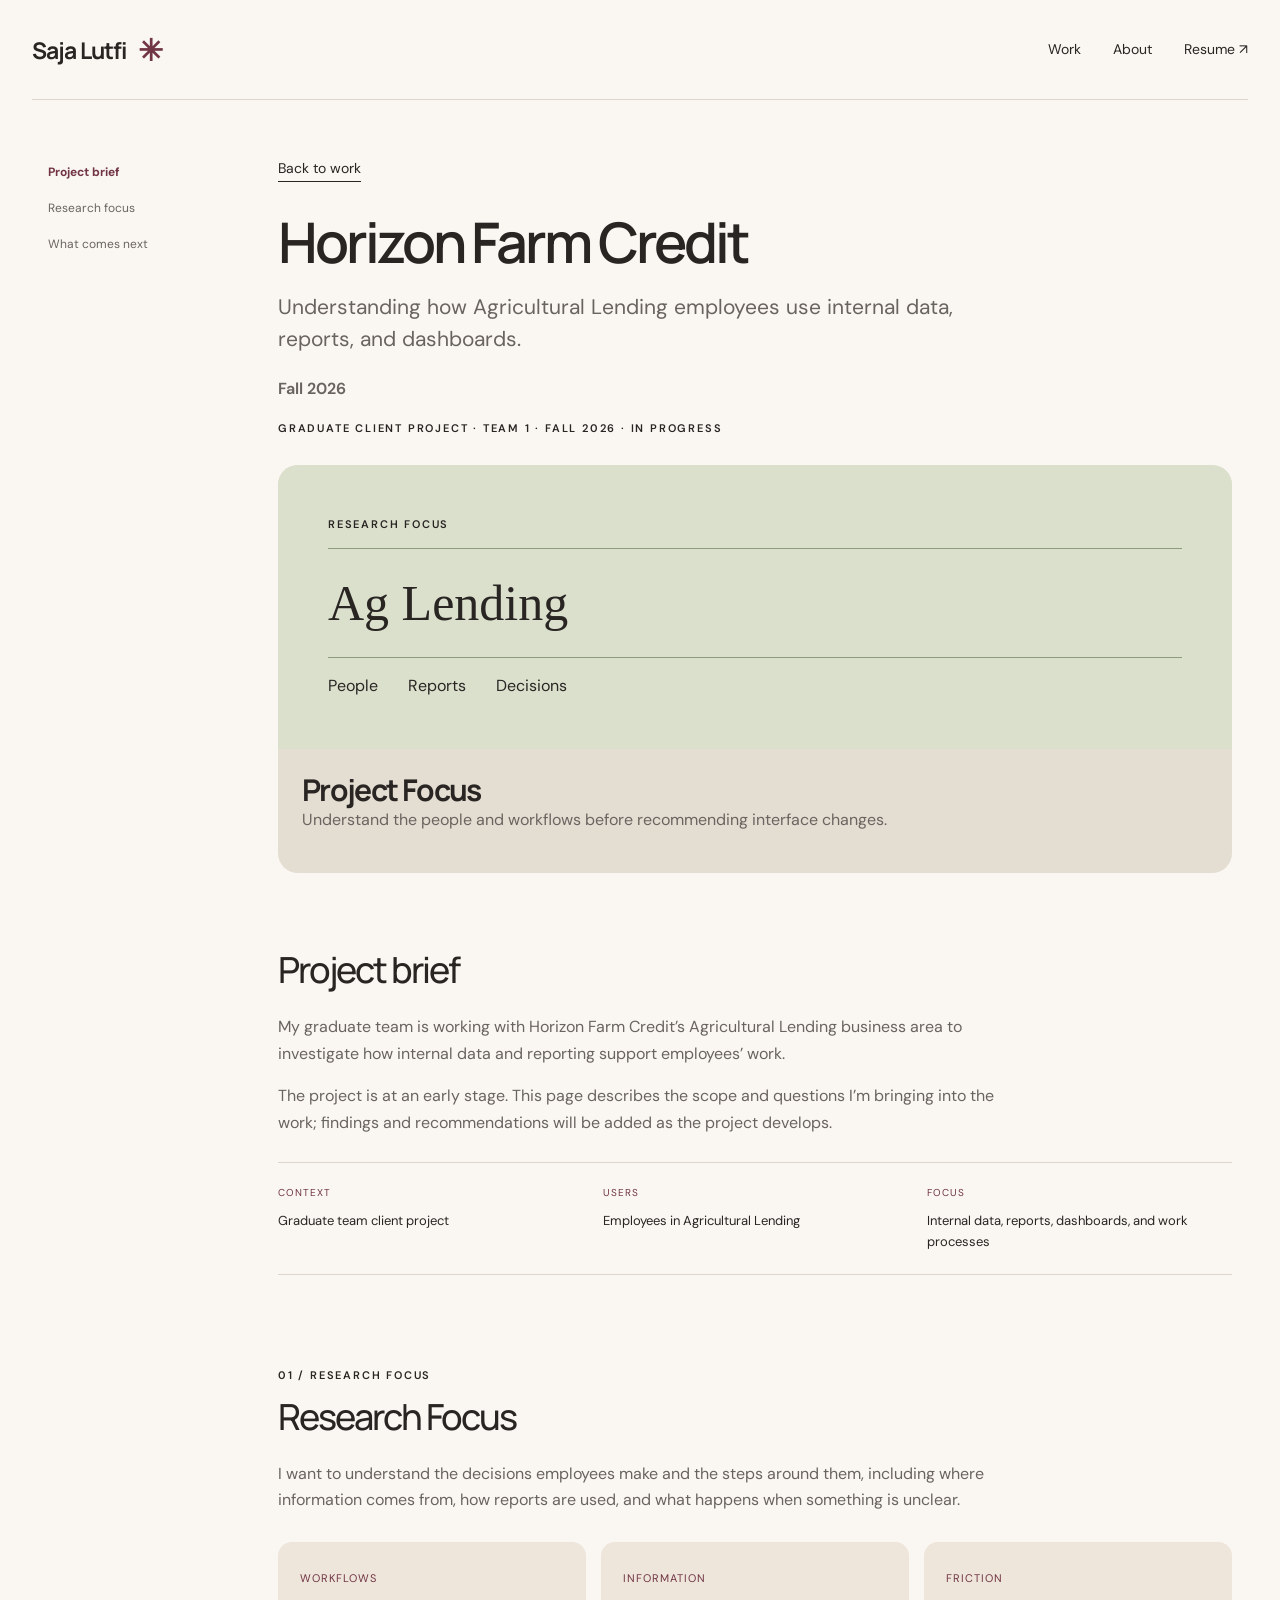
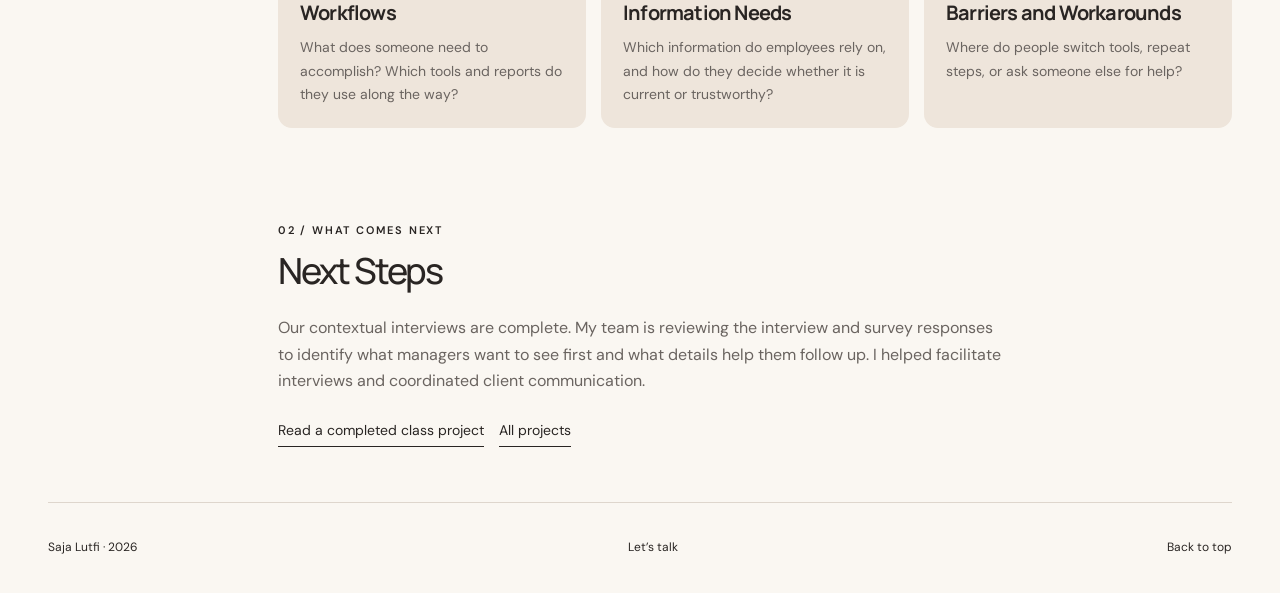
<file: horizon.html>
<!doctype html><html lang="en"><head><meta charset="utf-8"><meta name="viewport" content="width=device-width,initial-scale=1"><title>Horizon Farm Credit · Saja Lutfi</title><meta name="description" content="An in-progress graduate UX research project on Agricultural Lending employees' use of internal data, reports, and dashboards."><link rel="icon" href="assets/favicon.svg"><link rel="stylesheet" href="style.css?v=visual-20261115"><script src="app.js" defer></script></head><body><a class="skip" href="#main">Skip to content</a><div class="progress" aria-hidden="true"></div><header class="site-header"><a class="brand" href="index.html">Saja Lutfi<span class="brand-dot">✳</span></a><nav aria-label="Main navigation"><a href="index.html#work">Work</a><a href="about.html">About</a><a href="assets/Resume_Saja_Lutfi_UX_Designer_2026-10.pdf" target="_blank" rel="noopener">Resume ↗</a></nav></header><div class="container case-layout"><aside class="case-nav" aria-label="Project sections"><a href="#overview">Project brief</a><a href="#focus">Research focus</a><a href="#next">What comes next</a></aside><main class="case-main" id="main"><div id="overview" class="reveal"><a class="text-link" href="index.html#work">Back to work</a><h1>Horizon Farm Credit</h1><p class="lead">Understanding how Agricultural Lending employees use internal data, reports, and dashboards.</p><time class="project-date" datetime="2026">Fall 2026</time><span class="meta-label">GRADUATE CLIENT PROJECT · TEAM 1 · FALL 2026 · IN PROGRESS</span><div class="project-cover"><div class="client-art"><span class="meta-label">RESEARCH FOCUS</span><div class="rule"></div><div class="big">Ag Lending</div><div class="rule"></div><div class="sequence"><span>People</span><span>Reports</span><span>Decisions</span></div></div><div class="cover-copy"><h3>Project Focus</h3><p>Understand the people and workflows before recommending interface changes.</p></div></div><section><h2>Project brief</h2><p>My graduate team is working with Horizon Farm Credit’s Agricultural Lending business area to investigate how internal data and reporting support employees’ work.</p><p>The project is at an early stage. This page describes the scope and questions I’m bringing into the work; findings and recommendations will be added as the project develops.</p><dl class="facts"><div><dt>Context</dt><dd>Graduate team client project</dd></div><div><dt>Users</dt><dd>Employees in Agricultural Lending</dd></div><div><dt>Focus</dt><dd>Internal data, reports, dashboards, and work processes</dd></div></dl></section></div><section id="focus"><span class="meta-label">01 / RESEARCH FOCUS</span><h2>Research Focus</h2><p>I want to understand the decisions employees make and the steps around them, including where information comes from, how reports are used, and what happens when something is unclear.</p><div class="finding-grid"><article class="finding"><span class="index">WORKFLOWS</span><h3>Workflows</h3><p>What does someone need to accomplish? Which tools and reports do they use along the way?</p></article><article class="finding"><span class="index">INFORMATION</span><h3>Information Needs</h3><p>Which information do employees rely on, and how do they decide whether it is current or trustworthy?</p></article><article class="finding"><span class="index">FRICTION</span><h3>Barriers and Workarounds</h3><p>Where do people switch tools, repeat steps, or ask someone else for help?</p></article></div></section><section id="next"><span class="meta-label">02 / WHAT COMES NEXT</span><h2>Next Steps</h2><p>Our contextual interviews are complete. My team is reviewing the interview and survey responses to identify what managers want to see first and what details help them follow up. I helped facilitate interviews and coordinated client communication.</p><div class="button-row"><a class="text-link" href="nile-health-network.html">Read a completed class project</a><a class="text-link" href="index.html#work">All projects</a></div></section></main></div><footer class="site-footer container"><span>Saja Lutfi · 2026</span><a href="mailto:saja2004.lutfi@gmail.com">Let’s talk</a><a href="#overview">Back to top</a></footer></body></html>
</file>
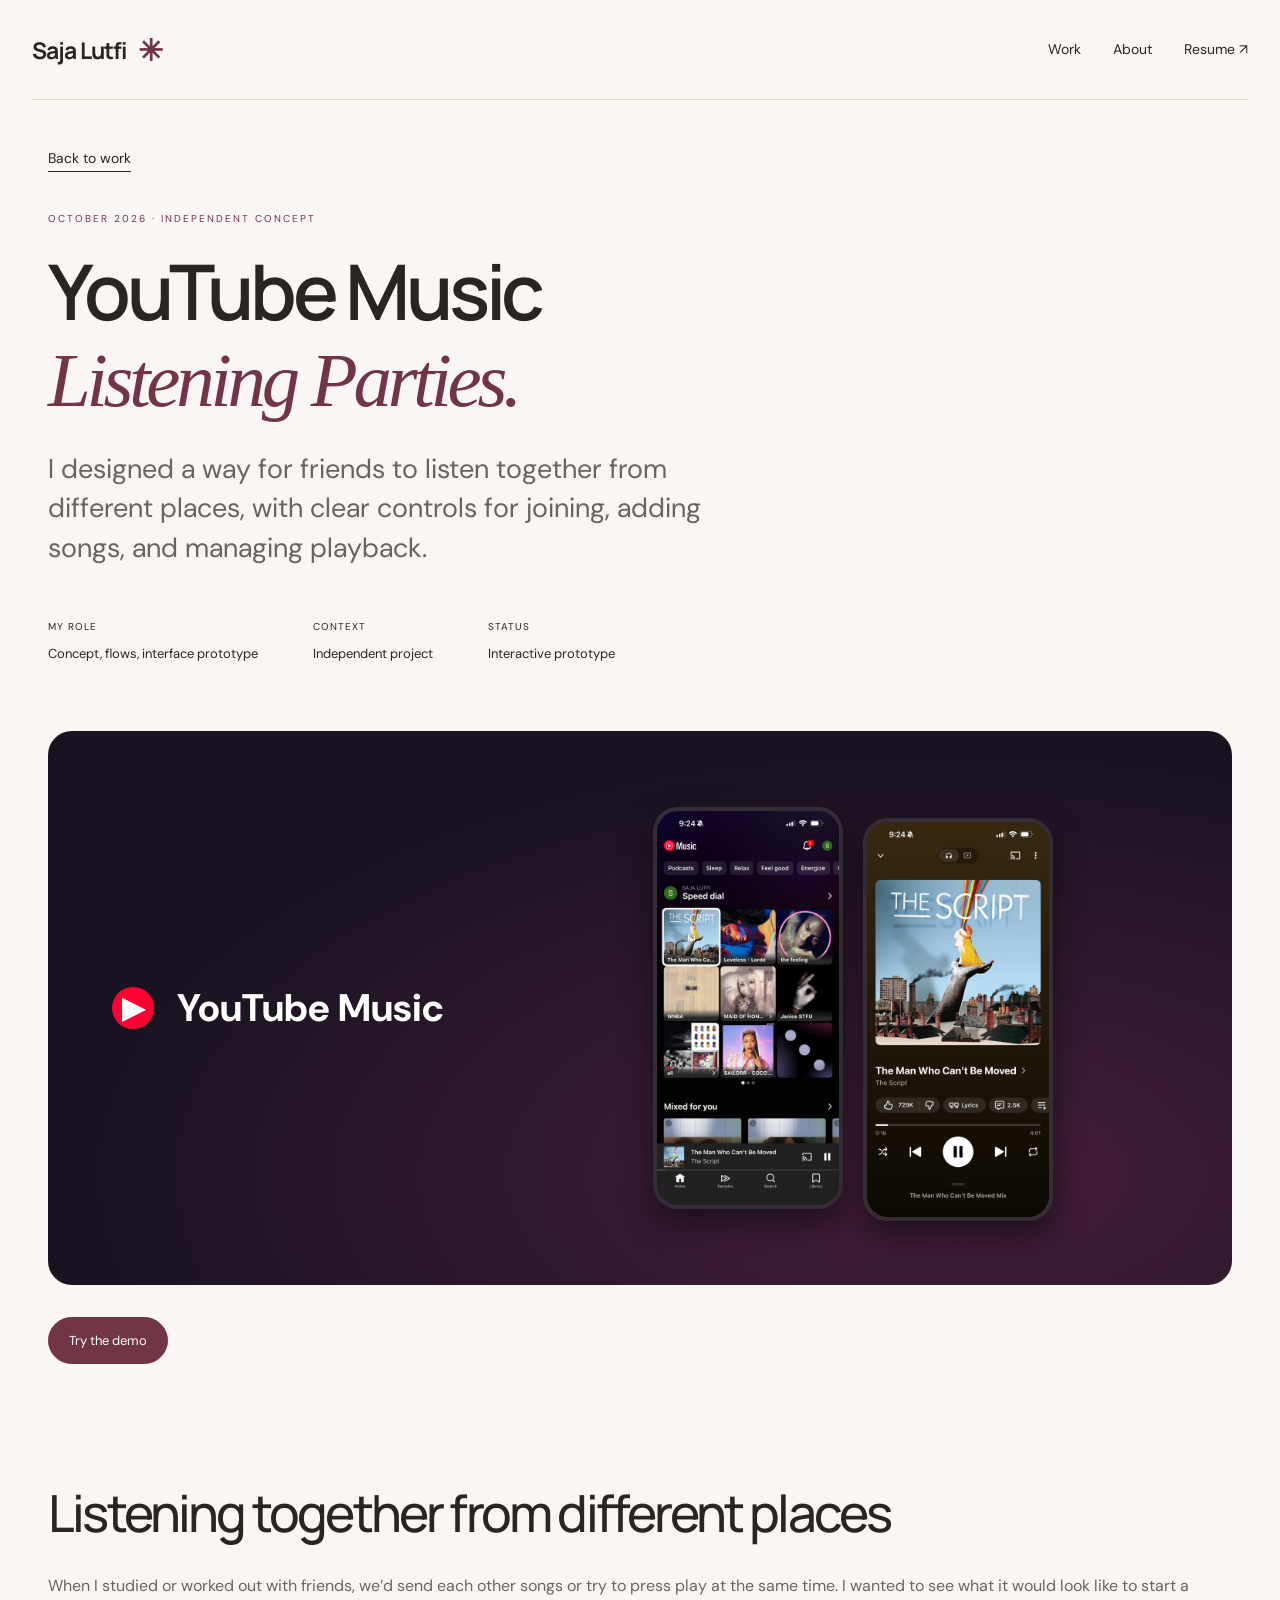
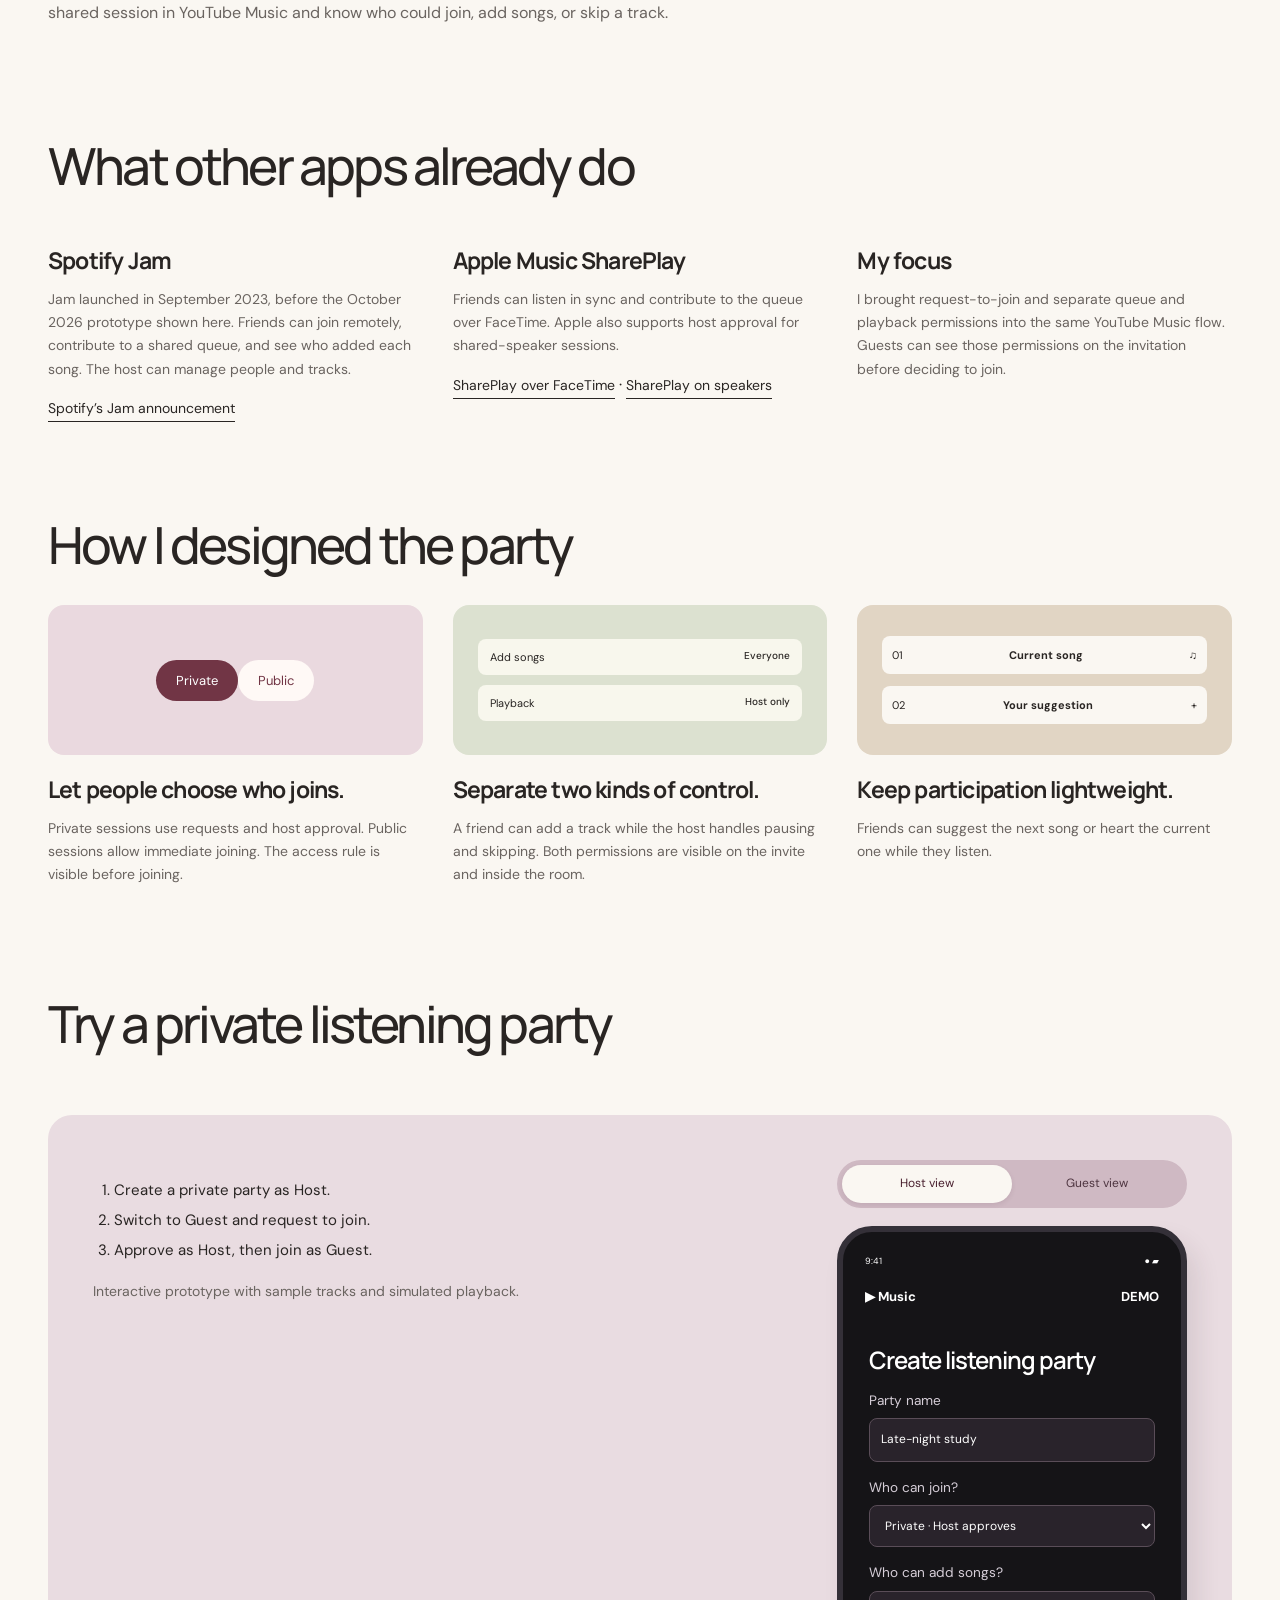
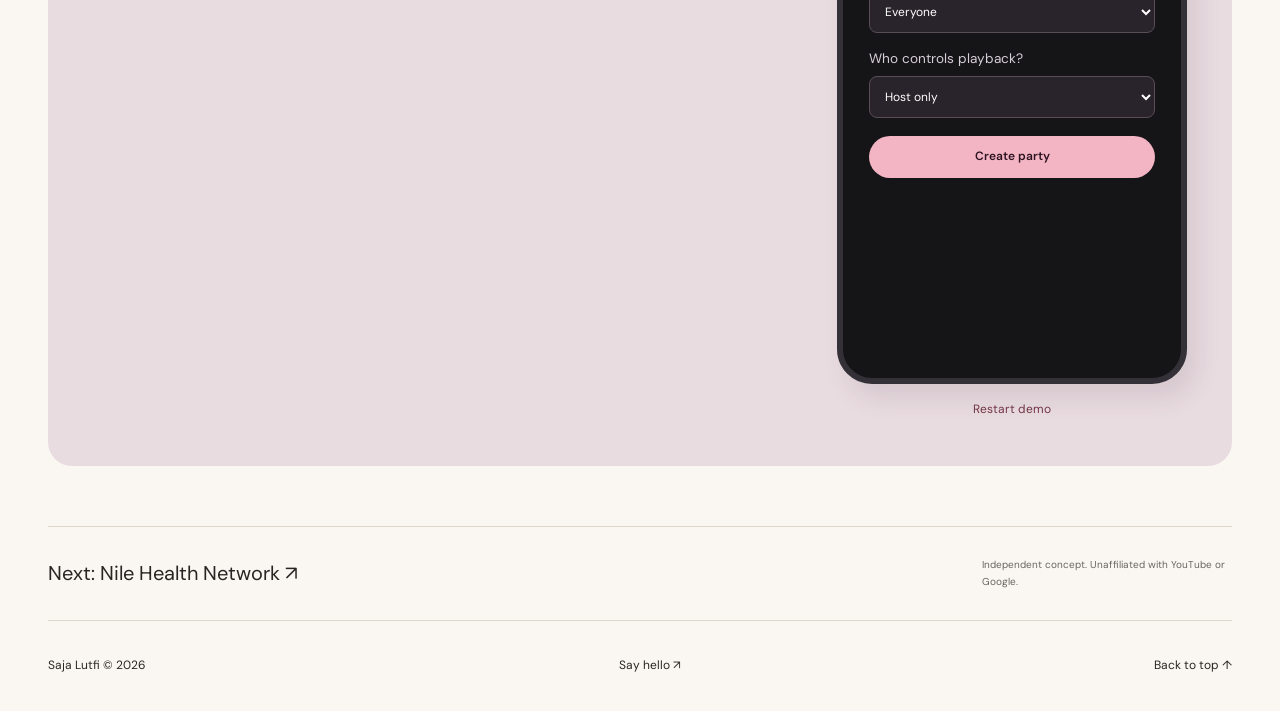
<file: music.html>
<!doctype html><html lang="en"><head><meta charset="utf-8"><meta name="viewport" content="width=device-width,initial-scale=1"><title>YouTube Music: Listening Parties · Saja Lutfi</title><meta name="description" content="Saja Lutfi, UX designer and HCI graduate student. Explore bilingual interfaces, shared listening, and research for complex workflows."><link rel="icon" href="assets/favicon.svg"><link rel="stylesheet" href="style.css?v=visual-shelf-notes"><script src="app.js" defer></script><link rel="stylesheet" href="music-case.css?v=20261115"><script src="music-demo.js?v=20261115" defer></script></head><body><a class="skip" href="#main">Skip to content</a><header class="site-header"><a class="brand" href="index.html">Saja Lutfi<span class="brand-dot">✳</span></a><nav aria-label="Main navigation"><a href="index.html#work">Work</a><a href="about.html">About</a><a href="assets/Resume_Saja_Lutfi_UX_Designer_2026-10.pdf" target="_blank" rel="noopener">Resume ↗</a></nav></header><main id="main" class="container music-case"><div class="music-case-head"><a class="text-link" href="index.html#work">Back to work</a><div class="case-kicker">OCTOBER 2026 · INDEPENDENT CONCEPT</div><h1>YouTube Music<br><em>Listening Parties.</em></h1><p class="lead">I designed a way for friends to listen together from different places, with clear controls for joining, adding songs, and managing playback.</p><div class="case-facts"><span>MY ROLE <b>Concept, flows, interface prototype</b></span><span>CONTEXT <b>Independent project</b></span><span>STATUS <b>Interactive prototype</b></span></div></div><figure class="music-hero-visual">
  <div class="music-hero-label"><span class="music-playmark" aria-hidden="true">▶</span><span>YouTube Music</span></div>
  <div class="music-hero-phones">
    <img src="assets/youtube-home.png" alt="YouTube Music home screen showing Speed dial and listening recommendations" width="944" height="2048" fetchpriority="high">
    <img src="assets/youtube-player.png" alt="YouTube Music Now Playing screen with album art and playback controls" width="944" height="2048">
  </div>
</figure>
<p class="button-row"><a class="button filled" href="#prototype">Try the demo</a></p><section id="context" class="case-section">
<h2>Listening together from different places</h2><p>When I studied or worked out with friends, we’d send each other songs or try to press play at the same time. I wanted to see what it would look like to start a shared session in YouTube Music and know who could join, add songs, or skip a track.</p></section>
<section id="comparison" class="case-section"><h2>What other apps already do</h2>
<div class="decision-tiles"><article><h3>Spotify Jam</h3><p>Jam launched in September 2023, before the October 2026 prototype shown here. Friends can join remotely, contribute to a shared queue, and see who added each song. The host can manage people and tracks.</p><a class="text-link" href="https://newsroom.spotify.com/2023-09-26/spotify-jam-personalized-collaborative-listening-session-free-premium-users/">Spotify’s Jam announcement</a></article>
<article><h3>Apple Music SharePlay</h3><p>Friends can listen in sync and contribute to the queue over FaceTime. Apple also supports host approval for shared-speaker sessions.</p><a class="text-link" href="https://support.apple.com/guide/iphone/shareplay-watch-listen-play-iphb657eb791/ios">SharePlay over FaceTime</a> · <a class="text-link" href="https://support.apple.com/en-us/108767">SharePlay on speakers</a></article>
<article><h3>My focus</h3><p>I brought request-to-join and separate queue and playback permissions into the same YouTube Music flow. Guests can see those permissions on the invitation before deciding to join.</p></article></div>
</section>
<section id="decisions" class="case-section"><h2>How I designed the party</h2><div class="decision-tiles"><article><div class="visual-switch"><span>Private</span><span>Public</span></div><h3>Let people choose who joins.</h3><p>Private sessions use requests and host approval. Public sessions allow immediate joining. The access rule is visible before joining.</p></article><article><div class="permission-visual"><span>Add songs <b>Everyone</b></span><span>Playback <b>Host only</b></span></div><h3>Separate two kinds of control.</h3><p>A friend can add a track while the host handles pausing and skipping. Both permissions are visible on the invite and inside the room.</p></article><article><div class="queue-visual"><span>01 <b>Current song</b> ♫</span><span>02 <b>Your suggestion</b> +</span></div><h3>Keep participation lightweight.</h3><p>Friends can suggest the next song or heart the current one while they listen.</p></article></div></section><section id="prototype" class="case-section"><div class="section-heading"><div><h2>Try a private listening party</h2></div></div><div class="prototype-layout"><div class="demo-guide"><ol><li>Create a private party as Host.</li><li>Switch to Guest and request to join.</li><li>Approve as Host, then join as Guest.</li></ol><p>Interactive prototype with sample tracks and simulated playback.</p></div><div class="demo-frame"><div class="role-tabs" role="group" aria-label="Preview role"><button id="host-tab" aria-pressed="true">Host view</button><button id="guest-tab" aria-pressed="false">Guest view</button></div><div class="app-phone"><div class="phone-top">9:41 <span>● ▰</span></div><div class="music-brand">▶ Music <span>DEMO</span></div><div class="phone-screen"><div id="app-view"></div></div><p id="demo-feedback" role="status" aria-live="polite"></p></div><button id="reset-demo" class="reset-link">Restart demo</button></div></div></section><div class="project-end"><a href="nile-health-network.html">Next: Nile Health Network ↗</a><span>Independent concept. Unaffiliated with YouTube or Google.</span></div></main><footer class="site-footer container"><span>Saja Lutfi © 2026</span><a href="mailto:saja2004.lutfi@gmail.com">Say hello ↗</a><a href="#main">Back to top ↑</a></footer></body></html>
</file>
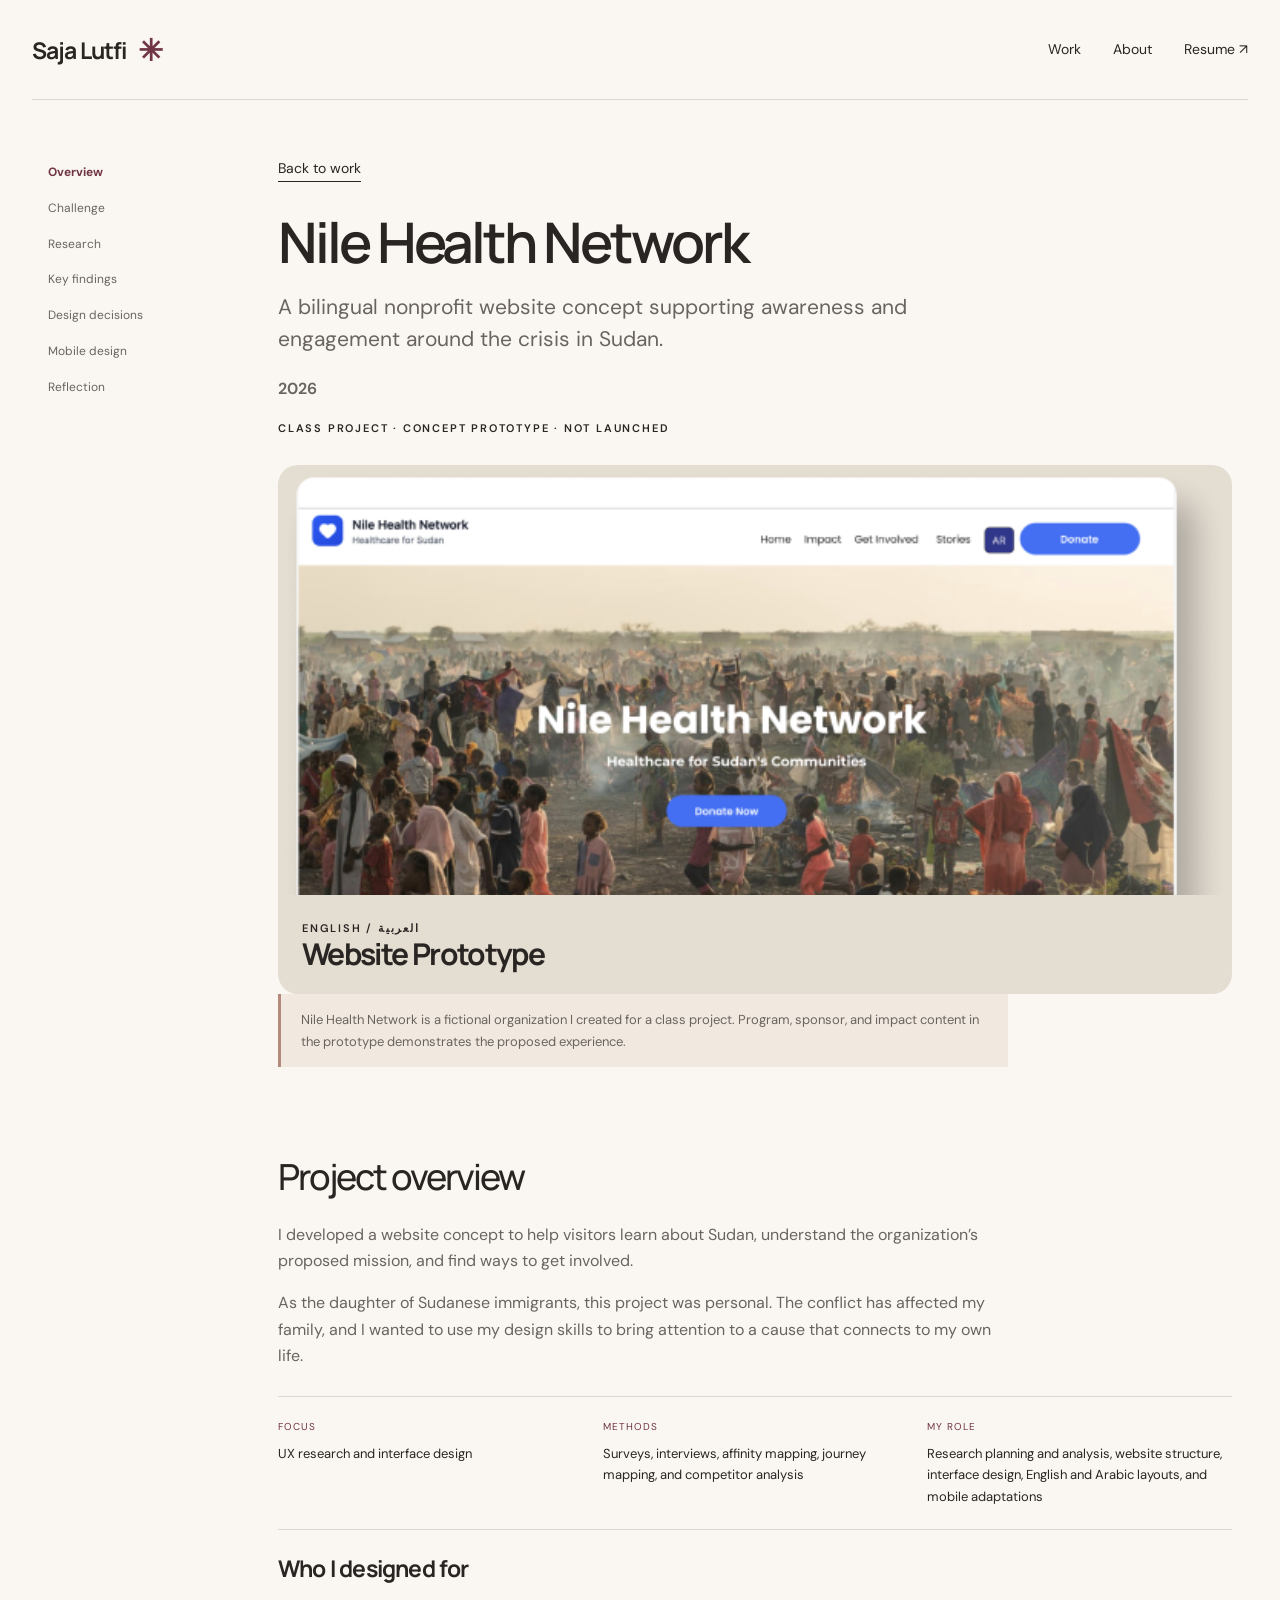
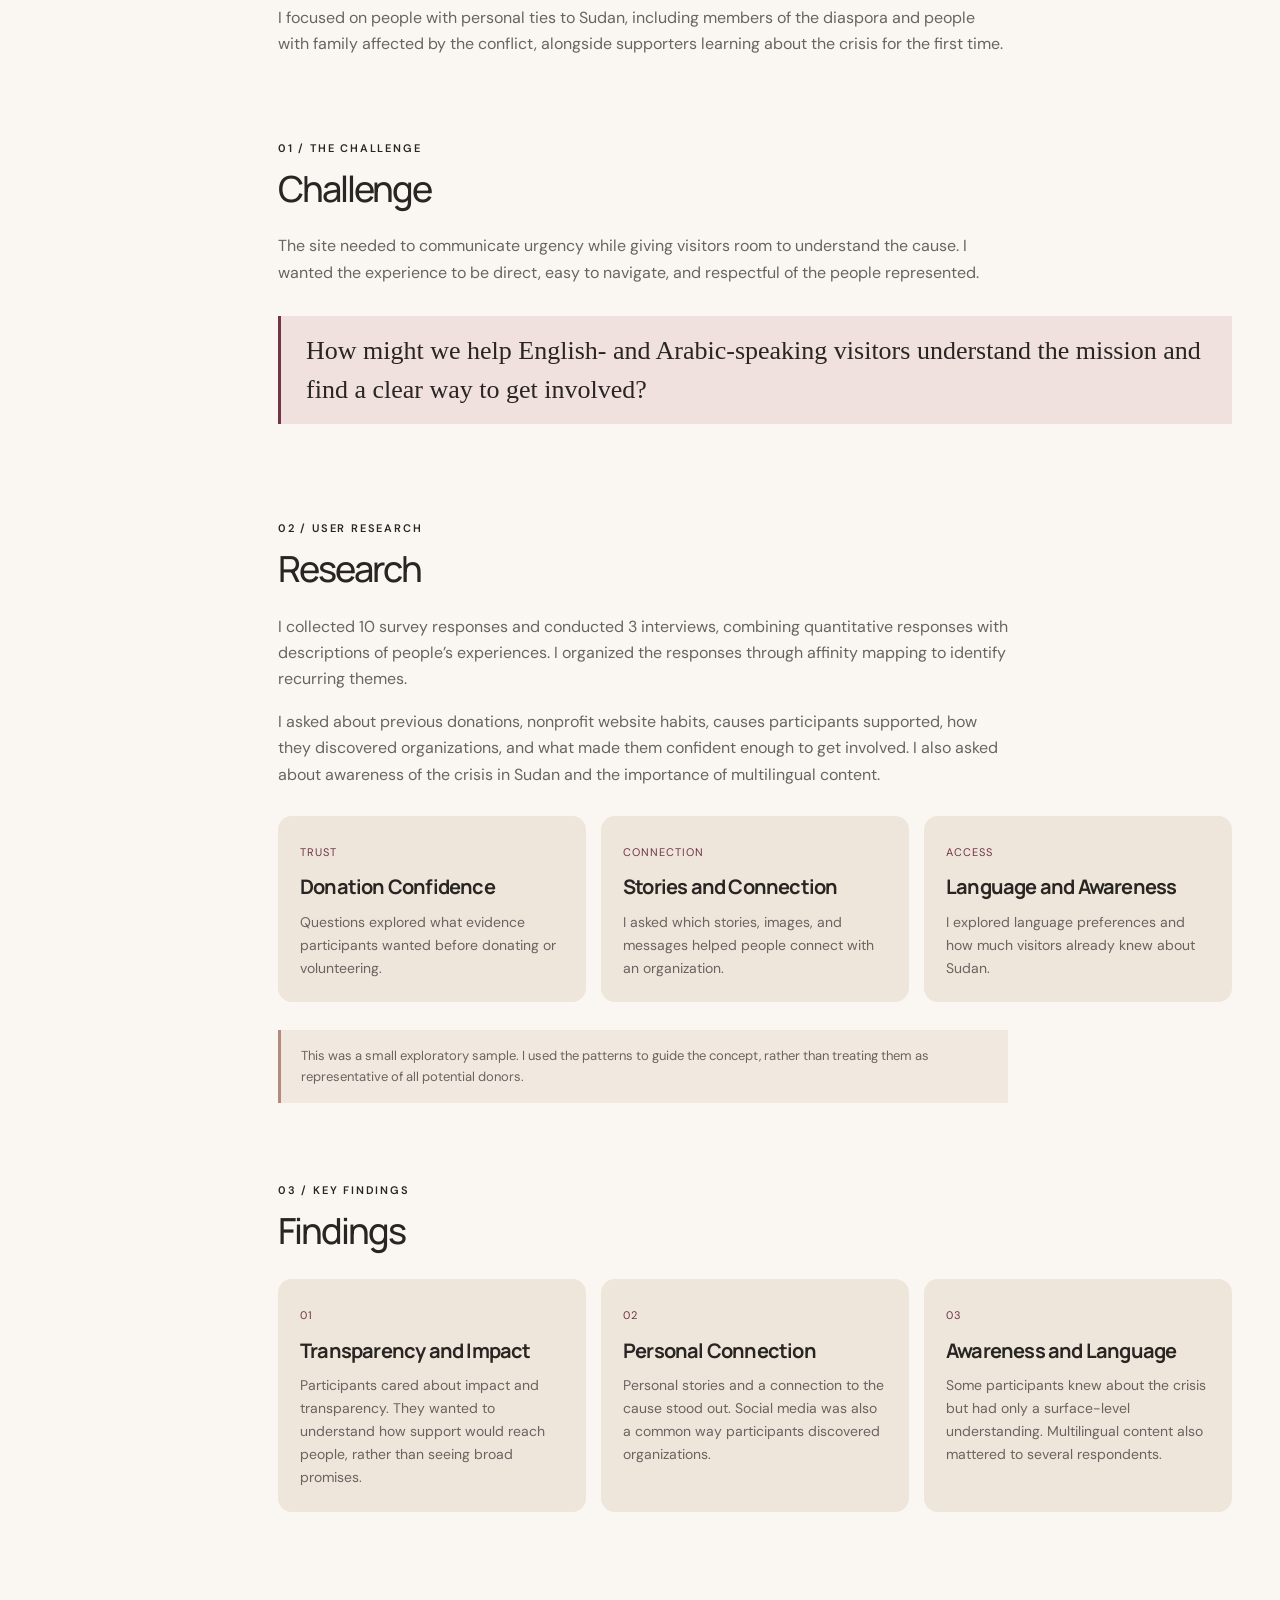
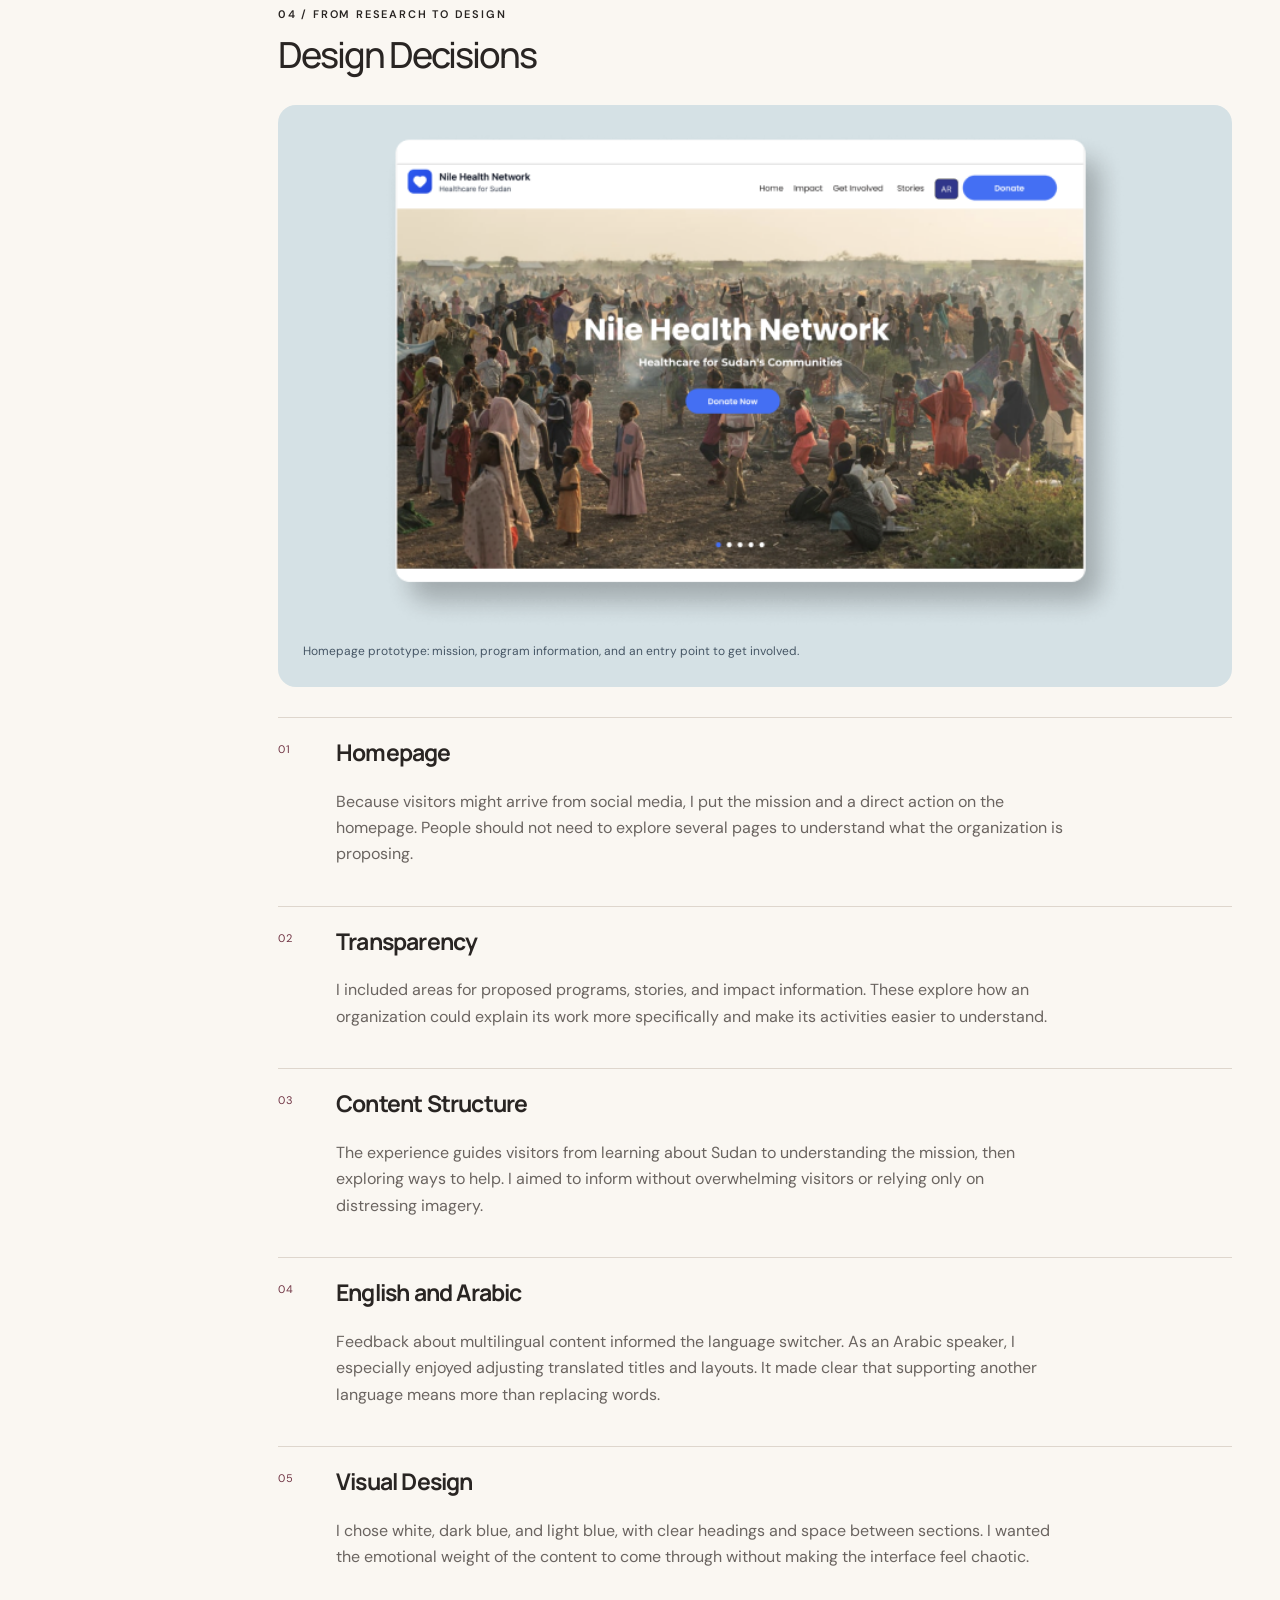
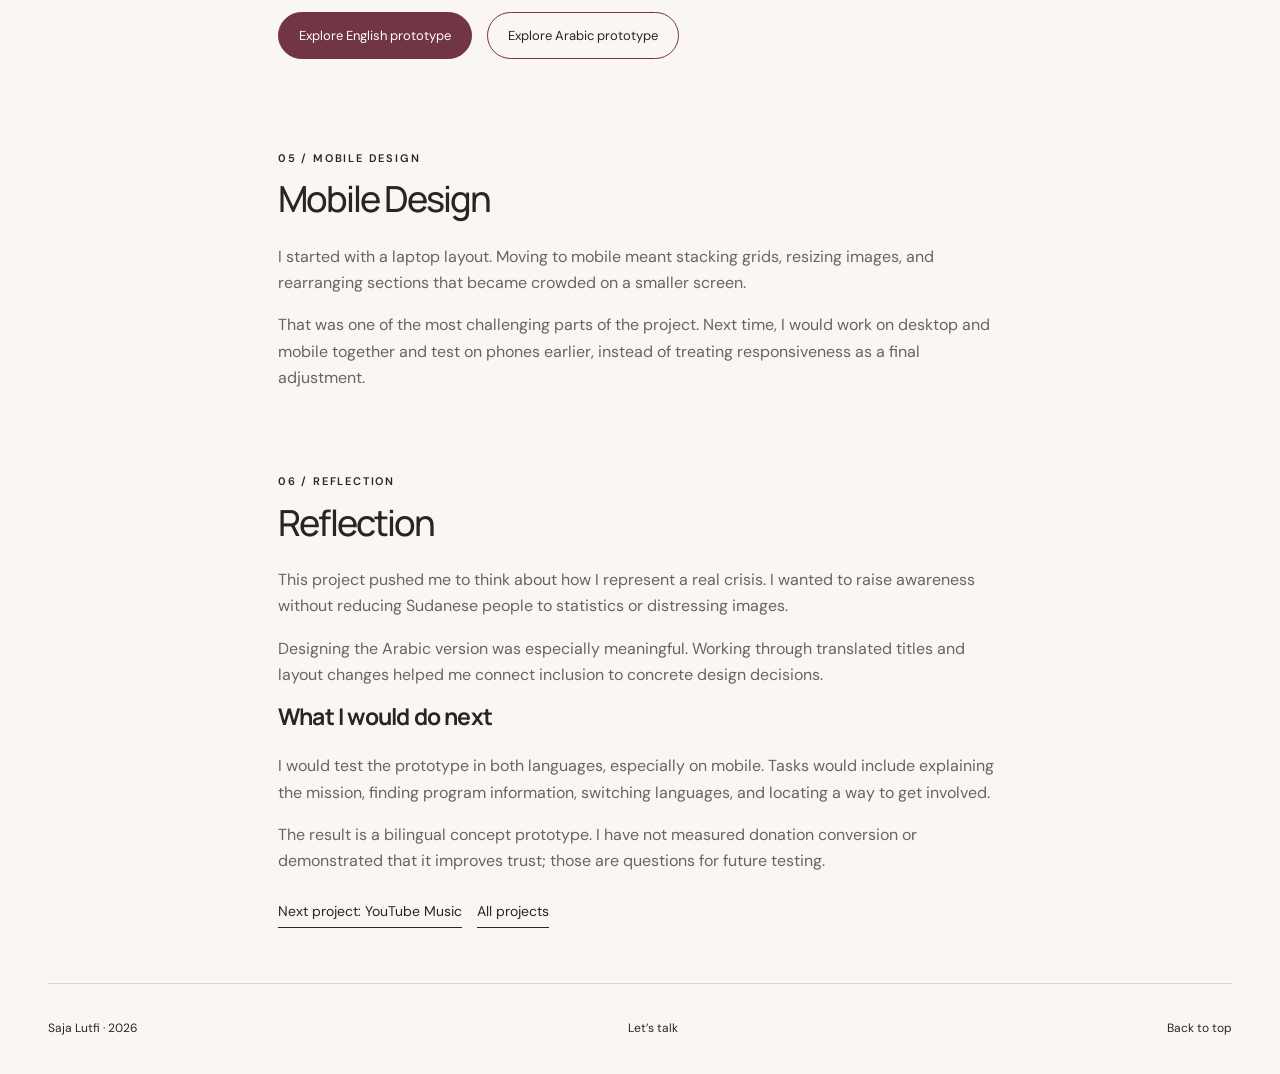
<file: nile-health-network.html>
<!doctype html><html lang="en"><head><meta charset="utf-8"><meta name="viewport" content="width=device-width,initial-scale=1"><title>Nile Health Network · Saja Lutfi</title><meta name="description" content="A bilingual nonprofit website concept by Saja Lutfi, exploring trust, awareness, and engagement around Sudan."><link rel="icon" href="assets/favicon.svg"><link rel="stylesheet" href="style.css?v=visual-20261115"><script src="app.js" defer></script></head><body><a class="skip" href="#main">Skip to content</a><div class="progress" aria-hidden="true"></div><header class="site-header"><a class="brand" href="index.html">Saja Lutfi<span class="brand-dot">✳</span></a><nav aria-label="Main navigation"><a href="index.html#work">Work</a><a href="about.html">About</a><a href="assets/Resume_Saja_Lutfi_UX_Designer_2026-10.pdf" target="_blank" rel="noopener">Resume ↗</a></nav></header><div class="container case-layout"><aside class="case-nav" aria-label="Case study sections"><a href="#overview">Overview</a><a href="#challenge">Challenge</a><a href="#research">Research</a><a href="#findings">Key findings</a><a href="#design">Design decisions</a><a href="#mobile">Mobile design</a><a href="#reflection">Reflection</a></aside><main class="case-main" id="main"><div id="overview" class="reveal"><a class="text-link" href="index.html#work">Back to work</a><h1>Nile Health Network</h1><p class="lead">A bilingual nonprofit website concept supporting awareness and engagement around the crisis in Sudan.</p><time class="project-date" datetime="2026">2026</time><span class="meta-label">CLASS PROJECT · CONCEPT PROTOTYPE · NOT LAUNCHED</span><div class="project-cover"><img class="nhn-image" src="assets/nhn-cover.png" alt="Nile Health Network homepage, showing its mission and donation entry point"><div class="cover-copy"><span class="meta-label">ENGLISH / العربية</span><h3>Website Prototype</h3></div></div><p class="note">Nile Health Network is a fictional organization I created for a class project. Program, sponsor, and impact content in the prototype demonstrates the proposed experience.</p><section><h2>Project overview</h2><p>I developed a website concept to help visitors learn about Sudan, understand the organization’s proposed mission, and find ways to get involved.</p><p>As the daughter of Sudanese immigrants, this project was personal. The conflict has affected my family, and I wanted to use my design skills to bring attention to a cause that connects to my own life.</p><dl class="facts"><div><dt>Focus</dt><dd>UX research and interface design</dd></div><div><dt>Methods</dt><dd>Surveys, interviews, affinity mapping, journey mapping, and competitor analysis</dd></div><div><dt>My role</dt><dd>Research planning and analysis, website structure, interface design, English and Arabic layouts, and mobile adaptations</dd></div></dl><h3>Who I designed for</h3><p>I focused on people with personal ties to Sudan, including members of the diaspora and people with family affected by the conflict, alongside supporters learning about the crisis for the first time.</p></section></div><section id="challenge"><span class="meta-label">01 / THE CHALLENGE</span><h2>Challenge</h2><p>The site needed to communicate urgency while giving visitors room to understand the cause. I wanted the experience to be direct, easy to navigate, and respectful of the people represented.</p><blockquote class="quote">How might we help English- and Arabic-speaking visitors understand the mission and find a clear way to get involved?</blockquote></section><section id="research"><span class="meta-label">02 / USER RESEARCH</span><h2>Research</h2><p>I collected 10 survey responses and conducted 3 interviews, combining quantitative responses with descriptions of people’s experiences. I organized the responses through affinity mapping to identify recurring themes.</p><p>I asked about previous donations, nonprofit website habits, causes participants supported, how they discovered organizations, and what made them confident enough to get involved. I also asked about awareness of the crisis in Sudan and the importance of multilingual content.</p><div class="finding-grid"><div class="finding"><span class="index">TRUST</span><h3>Donation Confidence</h3><p>Questions explored what evidence participants wanted before donating or volunteering.</p></div><div class="finding"><span class="index">CONNECTION</span><h3>Stories and Connection</h3><p>I asked which stories, images, and messages helped people connect with an organization.</p></div><div class="finding"><span class="index">ACCESS</span><h3>Language and Awareness</h3><p>I explored language preferences and how much visitors already knew about Sudan.</p></div></div><p class="note">This was a small exploratory sample. I used the patterns to guide the concept, rather than treating them as representative of all potential donors.</p></section><section id="findings"><span class="meta-label">03 / KEY FINDINGS</span><h2>Findings</h2><div class="finding-grid"><article class="finding"><span class="index">01</span><h3>Transparency and Impact</h3><p>Participants cared about impact and transparency. They wanted to understand how support would reach people, rather than seeing broad promises.</p></article><article class="finding"><span class="index">02</span><h3>Personal Connection</h3><p>Personal stories and a connection to the cause stood out. Social media was also a common way participants discovered organizations.</p></article><article class="finding"><span class="index">03</span><h3>Awareness and Language</h3><p>Some participants knew about the crisis but had only a surface-level understanding. Multilingual content also mattered to several respondents.</p></article></div></section><section id="design"><span class="meta-label">04 / FROM RESEARCH TO DESIGN</span><h2>Design Decisions</h2><figure class="evidence-visual"><img src="assets/nhn-cover.png" alt="Existing Nile Health Network homepage prototype" loading="lazy"><figcaption>Homepage prototype: mission, program information, and an entry point to get involved.</figcaption></figure><article class="decision"><span class="index">01</span><div><h3>Homepage</h3><p>Because visitors might arrive from social media, I put the mission and a direct action on the homepage. People should not need to explore several pages to understand what the organization is proposing.</p></div></article><article class="decision"><span class="index">02</span><div><h3>Transparency</h3><p>I included areas for proposed programs, stories, and impact information. These explore how an organization could explain its work more specifically and make its activities easier to understand.</p></div></article><article class="decision"><span class="index">03</span><div><h3>Content Structure</h3><p>The experience guides visitors from learning about Sudan to understanding the mission, then exploring ways to help. I aimed to inform without overwhelming visitors or relying only on distressing imagery.</p></div></article><article class="decision"><span class="index">04</span><div><h3>English and Arabic</h3><p>Feedback about multilingual content informed the language switcher. As an Arabic speaker, I especially enjoyed adjusting translated titles and layouts. It made clear that supporting another language means more than replacing words.</p></div></article><article class="decision"><span class="index">05</span><div><h3>Visual Design</h3><p>I chose white, dark blue, and light blue, with clear headings and space between sections. I wanted the emotional weight of the content to come through without making the interface feel chaotic.</p></div></article><div class="button-row"><a class="button filled" href="https://www.figma.com/proto/1LgNZ1YWbQLPpnVjh6cG5L/?node-id=1-1152&starting-point-node-id=1%3A1152" target="_blank" rel="noopener">Explore English prototype</a><a class="button" href="https://www.figma.com/proto/vCaQn0Ph2ztGlgtq6nLp8Q/?node-id=1-1152&starting-point-node-id=1%3A1152" target="_blank" rel="noopener">Explore Arabic prototype</a></div></section><section id="mobile"><span class="meta-label">05 / MOBILE DESIGN</span><h2>Mobile Design</h2><p>I started with a laptop layout. Moving to mobile meant stacking grids, resizing images, and rearranging sections that became crowded on a smaller screen.</p><p>That was one of the most challenging parts of the project. Next time, I would work on desktop and mobile together and test on phones earlier, instead of treating responsiveness as a final adjustment.</p></section><section id="reflection"><span class="meta-label">06 / REFLECTION</span><h2>Reflection</h2><p>This project pushed me to think about how I represent a real crisis. I wanted to raise awareness without reducing Sudanese people to statistics or distressing images.</p><p>Designing the Arabic version was especially meaningful. Working through translated titles and layout changes helped me connect inclusion to concrete design decisions.</p><h3>What I would do next</h3><p>I would test the prototype in both languages, especially on mobile. Tasks would include explaining the mission, finding program information, switching languages, and locating a way to get involved.</p><p>The result is a bilingual concept prototype. I have not measured donation conversion or demonstrated that it improves trust; those are questions for future testing.</p><div class="button-row"><a class="text-link" href="music.html">Next project: YouTube Music</a><a class="text-link" href="index.html#work">All projects</a></div></section></main></div><footer class="site-footer container"><span>Saja Lutfi · 2026</span><a href="mailto:saja2004.lutfi@gmail.com">Let’s talk</a><a href="#overview">Back to top</a></footer></body></html>
</file>
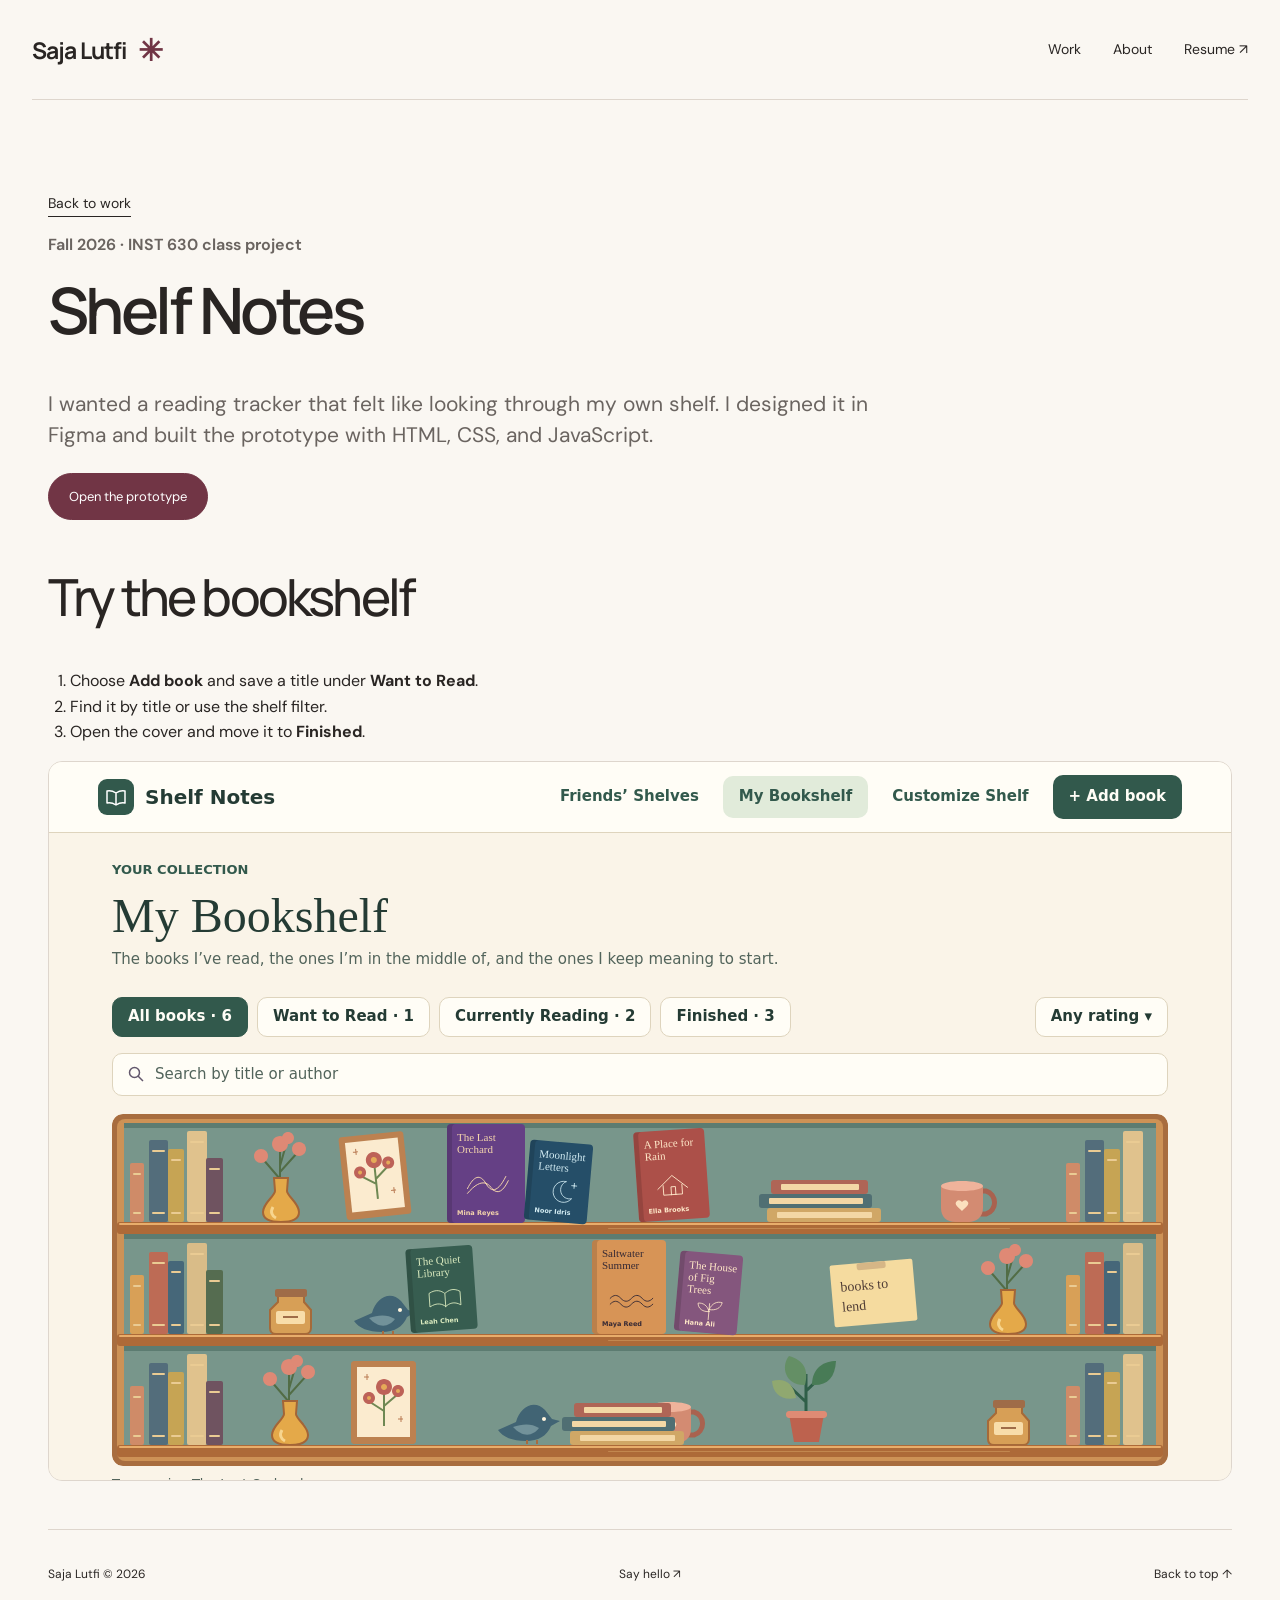
<file: shelf-notes.html>
<!doctype html>
<html lang="en">
<head>
  <meta charset="utf-8">
  <meta name="viewport" content="width=device-width,initial-scale=1">
  <title>Shelf Notes · Saja Lutfi</title>
  <meta name="description" content="Shelf Notes is Saja Lutfi’s illustrated reading tracker. See how to add, find, and move books through the prototype.">
  <link rel="icon" href="assets/favicon.svg">
  <link rel="stylesheet" href="style.css?v=visual-shelf-prototype">
  <script src="app.js" defer></script>
</head>
<body><a class="skip" href="#main">Skip to content</a><header class="site-header"><a class="brand" href="index.html">Saja Lutfi<span class="brand-dot">✳</span></a><nav aria-label="Main navigation"><a href="index.html#work">Work</a><a href="about.html">About</a><a href="assets/Resume_Saja_Lutfi_UX_Designer_2026-10.pdf" target="_blank" rel="noopener">Resume ↗</a></nav></header>
<main id="main" class="container shelf-case">
  <header class="shelf-case-head">
    <a class="text-link" href="index.html#work">Back to work</a>
    <p class="project-date"><time datetime="2026">Fall 2026</time> · INST 630 class project</p>
    <h1>Shelf Notes</h1>
    <p class="lead">I wanted a reading tracker that felt like looking through my own shelf. I designed it in Figma and built the prototype with HTML, CSS, and JavaScript.</p>
    <a class="button filled" href="inst630-bookshelf/">Open the prototype</a>
  </header>
  <section class="shelf-walkthrough" aria-labelledby="try-shelf-heading">
    <h2 id="try-shelf-heading">Try the bookshelf</h2>
    <ol class="shelf-steps">
      <li>Choose <strong>Add book</strong> and save a title under <strong>Want to Read</strong>.</li>
      <li>Find it by title or use the shelf filter.</li>
      <li>Open the cover and move it to <strong>Finished</strong>.</li>
    </ol>
    <iframe class="shelf-live" src="inst630-bookshelf/" title="Interactive Shelf Notes prototype" loading="lazy"></iframe>
  </section>
</main>
<footer class="site-footer container"><span>Saja Lutfi © 2026</span><a href="mailto:saja2004.lutfi@gmail.com">Say hello ↗</a><a href="#main">Back to top ↑</a></footer></body></html>
</file>
<file: style.css>
@import url('https://fonts.googleapis.com/css2?family=DM+Sans:wght@400;500;600;700&family=Manrope:wght@400;500;600;700;800&display=swap');
:root{--ink:#292523;--muted:#6a6460;--paper:#faf7f2;--line:#ded6cd;--wine:#713545;--peach:#efc5ad;--rose:#e9cbd0;--blue:#cadbe4;--radius:24px}*{box-sizing:border-box}html{scroll-behavior:smooth;scroll-padding-top:105px}body{margin:0;background:var(--paper);color:var(--ink);font:16px/1.65 'DM Sans',Arial,sans-serif}a{color:inherit;text-decoration:none}button,input,select{font:inherit}button{cursor:pointer}a,button,input,select{outline-offset:5px}a:focus-visible,button:focus-visible{outline:3px solid var(--wine)}img{max-width:100%;display:block}figure{margin:0}h1,h2,h3,h4,p{margin-top:0}h1,h2,h3{font-family:Manrope,Arial,sans-serif;line-height:1.12;letter-spacing:-.055em}h1{font-size:clamp(42px,5vw,72px);font-weight:600}h2{font-size:clamp(34px,4vw,52px);font-weight:500}h3{font-size:30px}p{color:var(--muted)}em{font-family:Georgia,serif;font-weight:400}small{font-size:12px}.container{width:min(1240px,calc(100% - 96px));margin:auto}.site-header{width:min(1340px,calc(100% - 64px));margin:auto;height:100px;display:flex;justify-content:space-between;align-items:center;border-bottom:1px solid var(--line)}.brand{font:700 23px Manrope,Arial;letter-spacing:-1px;display:flex;gap:12px;align-items:center}.brand-dot{color:var(--wine);font-size:30px}.site-header nav{display:flex;gap:32px;font-size:14px}.site-header nav a:hover{text-decoration:underline;text-underline-offset:7px}.skip{position:absolute;left:10px;top:-100px;background:white;padding:10px;z-index:100}.skip:focus{top:10px}.eyebrow,.meta-label{font-size:11px;letter-spacing:1.8px;font-weight:600;display:block}.status-dot{width:7px;height:7px;background:var(--wine);display:inline-block;border-radius:50%;margin-right:8px}.home-hero{display:grid;grid-template-columns:1.5fr 1fr;gap:60px;align-items:center;padding:85px 0 70px}.hero-head h1{margin:24px 0 32px}.hero-head em{color:var(--wine)}.hero-bottom{display:flex;align-items:center;gap:30px}.hero-bottom p{max-width:370px;margin:0;font-size:17px}.round-link{flex-shrink:0;width:58px;height:58px;border:1px solid var(--line);border-radius:50%;display:grid;place-items:center;font-size:28px;transition:background .2s}.round-link:hover{background:var(--peach)}.hero-collage{position:relative;padding:15px 25px 25px}.portrait-card{background:#eadacb;border-radius:160px 160px 18px 18px;overflow:hidden;transform:rotate(4deg);box-shadow:10px 12px 0 #e7c8b3}.portrait-card img{width:100%;height:325px;object-fit:cover;object-position:50% 35%}.portrait-card figcaption{padding:12px 20px;font-size:12px}.collage-note{position:absolute;z-index:1;font-family:Georgia,serif}.note-one{left:-24px;bottom:70px;transform:rotate(-8deg);padding:18px 25px;background:#f6dfab;font-size:24px;line-height:1.15;box-shadow:0 3px 6px #0001}.note-two{right:-5px;top:30px;background:var(--wine);color:white;padding:10px 18px;border-radius:30px;transform:rotate(8deg);font-size:17px}.hero-star{position:absolute;left:0;top:-20px;color:var(--wine);font-size:80px;line-height:1}.skill-strip{display:flex;justify-content:space-between;gap:20px;border-block:1px solid var(--line);padding:20px 0;font-size:13px}.skill-strip span:before{content:'✳';margin-right:12px;color:var(--wine)}.selected{padding:75px 0 0}.section-heading{display:flex;justify-content:space-between;align-items:end;margin-bottom:30px}.section-heading h2{margin:12px 0 0}.serif-star{font-size:38px;color:var(--wine);margin-left:16px}.work-count{font-size:12px;letter-spacing:2px}.work-card{display:grid;grid-template-columns:.85fr 1.15fr;border:1px solid var(--line);border-radius:var(--radius);overflow:hidden;margin-bottom:28px;background:#fffaf5;transition:box-shadow .2s,transform .2s}.work-card:hover{box-shadow:0 12px 32px #38251c0c;transform:translateY(-3px)}.work-info{padding:42px;display:flex;flex-direction:column;align-items:start}.project-number{font-size:10px;letter-spacing:1.5px;color:var(--muted);margin-bottom:25px}.work-info h3{font-size:35px;margin-bottom:17px;letter-spacing:-1.6px}.work-info p{font-size:19px;line-height:1.45}.tags{display:flex;flex-wrap:wrap;gap:7px;margin:6px 0 30px}.tags span,.tag{font-size:10px;border:1px solid #aa999073;padding:5px 10px;border-radius:30px}.project-link{margin-top:auto;font-size:13px;display:flex;justify-content:space-between;width:100%;align-items:center}.project-link b{font-weight:400;font-size:25px}.work-art{min-height:400px;position:relative;overflow:hidden;display:flex;align-items:center;justify-content:center}.music-art{background:var(--rose);gap:25px}.art-type{font:600 38px/.95 Manrope,Arial;letter-spacing:-2px;color:#713545;transform:rotate(-7deg)}.mini-phone{width:210px;padding:18px 16px;background:#151417;border:5px solid #3e383e;border-radius:30px;color:white;box-shadow:15px 18px 30px #592b4430;transform:rotate(8deg)}.phone-top{display:flex;justify-content:space-between;font-size:9px;margin-bottom:18px}.music-brand{font-size:13px;font-weight:bold;display:flex;justify-content:space-between;margin-bottom:18px}.live-pill{font-size:8px;color:#eab4be;letter-spacing:1px}.album-art{height:140px;background:radial-gradient(circle at 85% 10%,#d2a684 0,transparent 50%),linear-gradient(140deg,#753548,#232d49);border-radius:8px;margin:12px 0 18px;padding:14px;position:relative;display:flex;align-items:end}.album-art span{font:500 27px/.9 Georgia;letter-spacing:-1px;color:#f8e5d2}.album-art i{position:absolute;right:18px;top:30px;font-size:50px;color:#e9bca4;font-style:normal}.mini-phone h4{font-size:13px;margin-bottom:4px}.mini-phone p{font-size:9px;color:#c7c0c8;margin-bottom:14px}.track-progress{height:3px;background:#51454e}.track-progress i{display:block;width:40%;height:100%;background:#efc2c7}.player-controls{font-size:14px;display:flex;align-items:center;justify-content:space-around;margin:15px 0}.player-controls b{background:white;color:#222;width:30px;height:30px;border-radius:50%;display:grid;place-items:center}.listeners{display:flex;align-items:center;gap:3px}.listeners span{border:1px solid #222;border-radius:50%;width:21px;height:21px;background:#746273;display:grid;place-items:center;font-size:8px}.listeners small{margin-left:5px;font-size:8px;color:#c4bcc4}.listeners b{margin-left:auto}.art-sticker{position:absolute;right:18px;bottom:18px;width:48px;height:48px;border-radius:50%;background:#fae7b5;display:grid;place-items:center;color:var(--wine);font-size:27px;transform:rotate(-12deg)}.nhn-art{background:#cbdce2;padding:38px}.browser-frame{border-radius:9px;overflow:hidden;box-shadow:0 20px 25px #1c39482a;transform:rotate(-4deg);border:1px solid #a6b9c4;background:white;width:100%}.browser-bar{display:flex;gap:4px;align-items:center;padding:9px;background:#f7f9fa}.browser-bar i{height:5px;width:5px;background:#c6cace;border-radius:50%}.browser-bar span{font-size:8px;margin:auto;color:#6a7482}.browser-frame img{width:100%;max-height:300px;object-fit:cover;object-position:top}.language-sticker{position:absolute;right:25px;bottom:22px;background:#315b6e;color:white;padding:10px 18px;border-radius:10px;font:25px Georgia;transform:rotate(8deg)}.horizon-art{background:#dbe0cd;padding:40px}.research-board{position:relative;width:100%;height:290px;border:1px dashed #859174;border-radius:10px}.board-label{position:absolute;top:15px;left:15px;font-size:8px;letter-spacing:1px}.sticky{position:absolute;width:140px;height:125px;display:flex;align-items:center;justify-content:center;font:21px/1.15 Georgia;box-shadow:4px 6px 10px #47503819}.s1{left:25px;top:65px;background:#f5dfa8;transform:rotate(-9deg)}.s2{right:20px;top:50px;background:#e9c9c7;transform:rotate(8deg)}.s3{left:34%;top:125px;background:#f3eddd;transform:rotate(-3deg)}.board-foot{position:absolute;bottom:12px;left:15px;font-size:11px}.about-teaser{padding:95px 0;display:grid;grid-template-columns:1.1fr 1fr;gap:100px;align-items:center}.about-teaser h2{margin:18px 0 24px}.about-teaser p{max-width:460px}.about-teaser figure{transform:rotate(-3deg);background:white;padding:12px 12px 0;box-shadow:0 6px 20px #33221112}.about-teaser img{width:100%;height:300px;object-fit:cover}.about-teaser figcaption{font:15px Georgia;padding:15px 8px}.text-link{font-size:14px;border-bottom:1px solid currentColor;padding-bottom:4px}.contact-banner{background:var(--wine);border-radius:var(--radius);padding:50px;color:#fff5eb;position:relative}.contact-banner:after{content:'✳';position:absolute;right:70px;top:35px;font-size:140px;line-height:1;color:#dba8b6}.contact-banner h2{margin:18px 0 24px}.contact-banner>a{font-size:18px;border-bottom:1px solid #dba8b6}.site-footer{display:flex;justify-content:space-between;gap:20px;font-size:12px;padding:35px 0;margin-top:30px;border-top:1px solid var(--line)}
/* Shared case study and about layouts */
.case-layout{display:grid;grid-template-columns:170px minmax(0,1fr);gap:60px;padding-top:55px}.case-nav{position:sticky;top:35px;align-self:start;font-size:12px}.case-nav a{display:block;padding:8px 0;color:var(--muted)}.case-nav a.active{color:var(--wine);font-weight:bold}.case-main{min-width:0}.case-main h1{font-size:56px;margin:30px 0 18px}.lead{font-size:21px;line-height:1.5;max-width:720px}.case-main section{padding-top:65px}.case-main section h2{font-size:36px;margin:12px 0 24px}.case-main section h3{font-size:23px;letter-spacing:-.8px}.case-main p{max-width:730px}.project-cover{margin-top:28px;border-radius:20px;overflow:hidden;background:#e4ddd2;position:relative}.project-cover>img{width:100%;max-height:430px;object-fit:cover;object-position:top}.cover-copy{padding:24px}.cover-copy h3{margin:0}.note{padding:15px 20px;border-left:3px solid #b38a7b;background:#f1e9df;font-size:13px}.facts{display:grid;grid-template-columns:repeat(3,1fr);gap:20px;border-block:1px solid var(--line);padding:22px 0;margin:26px 0}.facts dt{font-size:10px;letter-spacing:1px;text-transform:uppercase;color:var(--wine)}.facts dd{margin:8px 0 0;font-size:13px}.finding-grid{display:grid;grid-template-columns:repeat(3,1fr);gap:15px;margin:28px 0}.finding{background:#eee5db;border-radius:14px;padding:22px}.finding h3{font-size:20px!important;margin:12px 0}.finding p{font-size:14px;margin-bottom:0}.index{font-size:11px;letter-spacing:1px;color:var(--wine)}.quote{font:26px/1.5 Georgia;border-left:3px solid var(--wine);padding:15px 25px;margin:30px 0;background:#f0e1df}.decision{display:grid;grid-template-columns:40px 1fr;gap:18px;border-top:1px solid var(--line);padding-top:22px;margin-top:22px}.button-row{display:flex;gap:15px;flex-wrap:wrap;margin:25px 0}.button{display:inline-flex;padding:12px 20px;border:1px solid var(--wine);border-radius:40px;font-size:13px;align-items:center;justify-content:center;gap:8px}.button.filled{background:var(--wine);color:white}.client-art{padding:50px;background:#dbe0cd}.client-art .big{font:50px Georgia;margin:25px 0}.rule{height:1px;background:#8f9b7d;margin:15px 0}.sequence{display:flex;gap:30px}.about{max-width:1000px;padding-top:65px}.about h1{font-size:65px}.about section{padding-top:45px}.about h2{font-size:35px}.about>div{max-width:800px}.tech-tag{display:inline-block;border:1px solid var(--line);border-radius:30px;padding:6px 12px;font-size:12px;margin:4px}.travel-gallery{display:grid;grid-template-columns:repeat(3,1fr);gap:18px;margin:30px 0}.travel-gallery img{height:270px;object-fit:cover;width:100%;border-radius:16px}.travel-gallery figure:nth-child(2){transform:rotate(3deg)}.mylo-section{display:flex;gap:40px;align-items:center;padding:25px;border-radius:20px;background:#e9dfd5;margin:30px 0}.mylo-section img{width:160px;height:180px;object-fit:cover;border-radius:15px}.mylo-section h3{font-size:28px}.email{font-size:22px}.progress{position:fixed;height:3px;top:0;left:0;background:var(--wine);z-index:20}.evidence-visual{margin:30px 0;padding:25px;background:#d5e1e5;border-radius:18px}.evidence-visual img{max-height:500px;width:100%;object-fit:contain}.evidence-visual figcaption{font-size:12px;margin-top:12px;color:#465665}
@media(min-width:1450px){.home-hero{padding-block:100px}.portrait-card img{height:370px}}@media(max-width:1050px){.container{width:calc(100% - 56px)}.home-hero{gap:25px}.hero-head h1{font-size:48px}.work-info{padding:30px}.art-type{font-size:28px}.mini-phone{width:185px}.album-art{height:120px}.case-layout{grid-template-columns:140px minmax(0,1fr);gap:25px}.about-teaser{gap:50px}.sticky{width:115px}.s1{left:10px}.s2{right:10px}}@media(max-width:720px){.container{width:calc(100% - 36px)}.site-header{width:calc(100% - 36px);height:78px}.site-header nav{gap:18px;font-size:12px}.brand{font-size:20px}.home-hero{grid-template-columns:1fr;padding:42px 0;gap:40px}.hero-head h1{font-size:43px}.hero-collage{width:280px;justify-self:center}.portrait-card img{height:260px}.hero-bottom p{font-size:15px}.skill-strip{flex-wrap:wrap;justify-content:start;gap:12px 24px;font-size:10px}.selected{padding-top:45px}.section-heading .eyebrow{font-size:9px}.section-heading h2{font-size:36px}.work-count{display:none}.work-card{grid-template-columns:1fr}.work-info{padding:28px}.project-number{margin-bottom:16px}.work-info h3{font-size:32px}.work-info p{font-size:17px}.work-art{min-height:340px}.music-art{gap:30px}.art-type{font-size:33px}.mini-phone{width:190px}.tags{margin-bottom:15px}.nhn-art{padding:35px 25px}.horizon-art{padding:25px}.about-teaser{grid-template-columns:1fr;gap:35px;padding:55px 0}.about-teaser figure{max-width:400px}.contact-banner{padding:30px}.contact-banner:after{font-size:60px;right:25px;top:30px}.contact-banner h2{font-size:36px}.contact-banner>a{font-size:14px}.site-footer{font-size:10px;gap:10px}.case-layout{display:block;padding-top:30px}.case-nav{position:static;display:flex;gap:15px;overflow:auto;margin-bottom:25px;white-space:nowrap}.case-main h1{font-size:42px}.facts,.finding-grid{grid-template-columns:1fr}.facts{gap:16px}.finding-grid{gap:12px}.lead{font-size:18px}.case-main section{padding-top:40px}.travel-gallery{gap:8px}.travel-gallery img{height:170px}.about h1{font-size:46px}.mylo-section{gap:20px}.mylo-section img{width:120px}.email{font-size:17px}}
@media(prefers-reduced-motion:reduce){html{scroll-behavior:auto}*,*:before,*:after{transition:none!important;animation:none!important}}

/* Portfolio workshop revisions */
.project-date { display: block; margin: 1rem 0; color: var(--muted); font-weight: 650; }
.work-info > p, .hero-bottom > p { font-size: clamp(1.08rem, 2vw, 1.3rem); line-height: 1.5; }
.project-link { border: 1px solid currentColor; border-radius: 999px; padding: .55em 1em; align-self: flex-start; width: fit-content; }
.work-card:focus-visible { outline: 3px solid currentColor; outline-offset: 5px; }
.about-intro { display: grid; grid-template-columns: 1.5fr 1fr; align-items: center; gap: clamp(1.5rem, 5vw, 4rem); }
.about-intro img { width: 100%; max-width: 340px; aspect-ratio: 4 / 5; object-fit: cover; border-radius: 24px; }
@media (max-width: 650px) { .about-intro { grid-template-columns: 1fr; } }
@media (hover: hover) and (prefers-reduced-motion: no-preference) {
  .work-card :is(.mini-phone, .browser-frame, .research-board) { transition: translate .24s ease, scale .24s ease; }
  .work-card:hover :is(.mini-phone, .browser-frame, .research-board) { translate: 0 -5px; scale: 1.025; }
}

/* Shelf Notes case study and card */
.shelf-art { background: #e9e5d2; }
.shelf-card-cover {
  width: min(50%, 170px);
  aspect-ratio: 4 / 5;
  padding: 18px;
  display: flex;
  flex-direction: column;
  justify-content: space-between;
  align-items: center;
  text-align: center;
  border-radius: 3px 8px 8px 3px;
  background: #375d50;
  color: #dcecc0;
  box-shadow: inset 6px 0 #0003, 0 12px 22px #243b3426;
  font: 600 1.12rem/1.2 Georgia, serif;
}
.shelf-card-cover img { width: 65%; max-height: 48%; object-fit: contain; }
.shelf-card-cover small { font: .75rem/1.2 system-ui, sans-serif; }
.shelf-case-head { margin: clamp(2.5rem, 7vw, 6rem) 0 2rem; }
.shelf-case-head .lead { max-width: 62ch; }
.shelf-walkthrough { margin: 3rem 0; }
.shelf-steps { padding-inline-start: 1.4rem; line-height: 1.6; }
.shelf-live { display: block; width: 100%; height: 720px; border: 1px solid var(--line); border-radius: 14px; background: #faf4e8; }

/* YouTube Music hero uses the original app screens as context for the concept. */
.music-hero-visual { margin: 2rem 0; padding: clamp(1.25rem, 5vw, 4rem); border-radius: var(--radius); display: grid; grid-template-columns: minmax(0, .75fr) minmax(0, 1.25fr); align-items: center; gap: clamp(1rem, 4vw, 3rem); background: radial-gradient(ellipse at 75% 80%, #461e38, #191321 68%); color: #fff; overflow: hidden; }
.music-hero-label { display: flex; gap: .6em; align-items: center; font-size: clamp(1.15rem, 3vw, 2.6rem); font-weight: 750; line-height: 1.2; }
.music-playmark { display: grid; place-items: center; width: 1.45em; aspect-ratio: 1; border-radius: 50%; background: #ff0033; font-size: .75em; flex: none; }
.music-hero-phones { display: flex; align-items: center; justify-content: center; gap: clamp(.5rem, 2vw, 1.25rem); }
.music-hero-phones img { display: block; width: calc(50% - .7rem); max-width: 190px; height: auto; border: 4px solid #352d36; border-radius: clamp(10px, 2vw, 25px); box-shadow: 0 14px 30px #0b080d9c; }
.music-hero-phones img:nth-child(2) { margin-top: 1.4rem; }
@media (max-width: 550px) { .music-hero-visual { grid-template-columns: 1fr; } }
</file>
<file: tutorial_4_files/style.css>
/* =====================================================
   TUTORIAL 4: JAVASCRIPT FUNDAMENTALS
   Reinforcing: CSS variables, grid, flexbox
   ===================================================== */

:root {
    /* color */
    --color-bg: #f3f3f3;
    --color-card: #ffffff;
    --color-text: #1a1917;
    --color-muted: #433d34;
    --color-border: #cccccc;
    --color-accent: #fcd44b;

    --color-yes: #4a90a4;
    --color-yes-light: hsl(195, 38%, 92%);
    /* derived */
    --color-no: #e55a5a;
    --color-no-light: hsl(0, 70%, 93%);
    /* derived from red, same method */

    --color-task-bg: #fcfcfc;
    --color-task-border: #cccccc;
    --color-stretch: #fff9d8;

    /* spacing */
    --space-xs: 0.375rem;
    --space-sm: 0.625rem;
    --space-md: 1rem;
    --space-lg: 1.75rem;
    --space-xl: 2.5rem;

    /* shape */
    --radius: 0.75rem;
    --radius-sm: 0.375rem;
}

/* ── reset ──────────────────────────────────────────── */
*,
*::before,
*::after {
    box-sizing: border-box;
    margin: 0;
    padding: 0;
}

body {
    font-family: Georgia, serif;
    background: var(--color-bg);
    color: var(--color-text);
    min-height: 100vh;
    padding: var(--space-lg);
    line-height: 1.6;
}

/* ── page layout: card + tasks side by side ─────────── */
.page {
    display: grid;
    grid-template-columns: 26rem 1fr;
    gap: var(--space-xl);
    align-items: start;
    max-width: 72rem;
    margin: 0 auto;
}

@media (max-width: 52rem) {
    .page {
        grid-template-columns: 1fr;
    }
}

/* ── RSVP card ──────────────────────────────────────── */
.card {
    background: var(--color-card);
    border: 1px solid var(--color-border);
    border-radius: var(--radius);
    padding: var(--space-xl);
    display: grid;
    gap: var(--space-lg);
    position: sticky;
    top: var(--space-lg);
}

.event-header {
    display: grid;
    gap: var(--space-xs);
    padding-bottom: var(--space-lg);
    border-bottom: 1px solid var(--color-border);
}

.event-title {
    font-size: 1.5rem;
    font-weight: normal;
}

.event-meta {
    font-size: 0.9rem;
}

/* ── inputs ─────────────────────────────────────────── */
.field,
.guest-field {
    display: grid;
    gap: var(--space-sm);
}

label {
    font-size: 0.8rem;
    text-transform: uppercase;
    letter-spacing: 0.05em;
    color: var(--color-muted);
    font-family: system-ui, sans-serif;
}

input {
    border: 1px solid var(--color-border);
    border-radius: var(--radius-sm);
    padding: var(--space-sm) var(--space-md);
    font-family: inherit;
    font-size: 1rem;
    color: var(--color-text);
    width: 100%;
    background: var(--color-card);
}

input:focus {
    outline: 2px solid var(--color-accent);
    outline-offset: 2px;
    border-color: transparent;
}

/* ── yes / no buttons ───────────────────────────────── */
.rsvp-buttons {
    display: flex;
    gap: var(--space-md);
}

.btn {
    flex: 1;
    padding: var(--space-sm) var(--space-md);
    border: 2px solid var(--color-border);
    border-radius: var(--radius-sm);
    background: var(--color-card);
    font-family: inherit;
    font-size: 1rem;
    cursor: pointer;
    color: var(--color-text);
    transition: background 0.15s ease, border-color 0.15s ease, color 0.15s ease;
}

.btn:hover {
    border-color: var(--color-muted);
}

/* active states — JS adds/removes the .active class */
.btn-yes.active {
    background: var(--color-yes-light);
    border-color: var(--color-yes);
    color: var(--color-yes);
}

.btn-no.active {
    background: var(--color-no-light);
    border-color: var(--color-no);
    color: var(--color-no);
}

/* ── response messages ──────────────────────────────── */
.confirmation {
    background: var(--color-yes-light);
    color: var(--color-yes);
    border-radius: var(--radius-sm);
    padding: var(--space-md);
    font-size: 0.95rem;
    line-height: 1.5;
}

.regret {
    background: var(--color-no-light);
    color: var(--color-no);
    border-radius: var(--radius-sm);
    padding: var(--space-md);
    font-size: 0.95rem;
}

/* ── utility ─────────────────────────────────────────── */
.hidden {
    display: none;
}

/* ── tasks panel ─────────────────────────────────────── */
.tasks-panel {
    display: grid;
    gap: var(--space-lg);
    font-family: system-ui, sans-serif;
}

.tasks-panel h2 {
    font-size: 1.3rem;
    font-weight: 600;
    background: var(--color-accent);
    padding: 0.2rem 1rem;
}

.tasks-panel .intro {
    font-size: 0.95rem;
}

.task-group {
    background: var(--color-task-bg);
    border: 1px solid var(--color-task-border);
    border-radius: var(--radius-sm);
    padding: var(--space-lg);
    display: grid;
    gap: var(--space-sm);
}

.task-group h3 {
    font-size: 0.95rem;
    font-weight: 600;
    text-transform: uppercase;
    letter-spacing: 0.04em;
    color: var(--color-text);

    border-left: 0.8rem solid var(--color-accent);
    padding-left: 0.6rem;
}

.task-group p {
    font-size: 0.9rem;
    color: var(--color-muted);
    line-height: 1.6;
}

.task-group code {
    font-family: "Monaco", "Menlo", monospace;
    font-size: 0.85em;
    background: rgba(0, 0, 0, 0.06);
    padding: 0.1em 0.35em;
    border-radius: 0.2rem;
    color: var(--color-text);
}

.task-stretch {
    background: var(--color-stretch);
    border-color: #e6c84a;
}
</file>
<file: music-case.css>
.music-case{padding-top:45px}.music-case-head{max-width:950px}.case-kicker{font-size:10px;letter-spacing:2px;margin-top:40px;color:var(--wine)}.music-case h1{font-size:clamp(48px,6vw,80px);margin:20px 0 25px}.music-case h1 em{color:var(--wine)}.case-facts{display:flex;gap:55px;padding:25px 0 35px;font-size:10px;letter-spacing:1px}.case-facts b{display:block;letter-spacing:0;font-weight:400;margin-top:7px;font-size:13px}.music-showcase{background:var(--rose);border-radius:24px;display:flex;align-items:center;justify-content:space-evenly;padding:50px 40px;gap:45px}.music-showcase h2{font-size:50px;margin:20px 0}.music-showcase p{font-size:14px}.music-showcase .mini-phone{width:245px;transform:rotate(6deg)}.music-showcase .album-art{height:180px}.chapter-links{display:flex;justify-content:space-between;border-block:1px solid var(--line);padding:22px 0;margin-top:35px;font-size:12px}.case-section{padding-top:80px}.case-section h2{margin:15px 0 32px}.two-col{display:grid;grid-template-columns:1fr 1fr;gap:65px}.large-copy{font:25px/1.6 Georgia;color:var(--ink)}.context-note{background:#eee4d8;border-radius:18px;padding:30px}.context-note>p{font:27px/1.4 Georgia;color:var(--wine);margin-top:20px}.context-note small{color:var(--muted)}.decision-tiles{display:grid;grid-template-columns:repeat(3,1fr);gap:30px}.decision-tiles h3{font-size:23px;letter-spacing:-.8px;margin:22px 0 14px}.decision-tiles p{font-size:14px}.visual-switch,.permission-visual,.queue-visual{height:150px;background:#ead9df;border-radius:16px;display:flex;align-items:center;justify-content:center;gap:0;padding:25px}.visual-switch span{padding:10px 20px;background:#fff9f6;border-radius:30px;color:var(--wine);font-size:13px}.visual-switch span:first-child{background:var(--wine);color:white}.permission-visual{background:#dce1d0;flex-direction:column;gap:10px}.permission-visual>span{font-size:11px;width:100%;display:flex;justify-content:space-between;background:#f8f7ed;padding:9px 12px;border-radius:8px}.permission-visual b{font-size:10px;font-weight:500}.queue-visual{background:#e1d5c4;flex-direction:column;gap:12px}.queue-visual span{background:#faf7f2;border-radius:8px;display:flex;justify-content:space-between;width:100%;font-size:11px;padding:10px;gap:15px}.scope-note{font-size:12px;color:var(--muted);border-left:2px solid #b28a7a;padding:10px 18px;margin:25px 0}.prototype-layout{background:#e9dce1;padding:45px;border-radius:24px;display:grid;grid-template-columns:1fr 350px;gap:65px}.demo-guide .lead{font:35px/1.25 Georgia;color:var(--wine)}.demo-guide ol{padding-left:20px;font-size:15px;line-height:2}.demo-guide>p:not(.lead){font-size:14px}.demo-frame{max-width:350px;width:100%;justify-self:center}.role-tabs{display:flex;background:#cfb9c3;padding:5px;border-radius:30px;margin-bottom:18px}.role-tabs button{width:50%;border:0;background:none;border-radius:25px;padding:9px;font-size:12px;color:#4e3540}.role-tabs button[aria-pressed=true]{background:#faf7f2;color:#49202f;box-shadow:0 2px 5px #44223318}.app-phone{border:6px solid #343038;border-radius:35px;padding:22px;background:#151417;color:#fff;min-height:545px;box-shadow:10px 15px 25px #422c391c}.app-phone h3{font:600 24px/1.2 Manrope,Arial;letter-spacing:-1px;color:white;margin:20px 0 10px}.app-phone p{font-size:12px;color:#c3bac4}.app-phone label{display:block;font-size:11px;color:#d6ced8;margin:15px 0 6px}.app-phone input,.app-phone select{width:100%;padding:11px;border:1px solid #5a4d58;border-radius:8px;background:#29232b;color:white;font-size:12px}.app-phone button{border:0;border-radius:30px;padding:11px 13px;font-size:12px;background:#f3b5c4;color:#2d1320;font-weight:600;min-height:40px}.app-phone .primary-action{width:100%;margin-top:18px}.app-phone .secondary-action{background:#38303b;color:#e9deeb}.app-phone .danger-action{background:transparent;color:#ffb3b9;border:1px solid #77505b}.app-phone .action-row{display:flex;gap:8px;margin:15px 0}.app-phone .action-row button{flex:1}.app-phone .room-meta{display:flex;gap:7px;font-size:9px;letter-spacing:1px;color:#e7b6c6}.app-phone .album-art{height:135px}.app-phone .permission-text{background:#302631;padding:9px;border-radius:8px;font-size:10px}.app-phone .queue-item{padding:9px 0;border-bottom:1px solid #433541;font-size:11px;display:flex;justify-content:space-between;gap:10px}.app-phone .queue-item small{font-size:9px;color:#baa9be}.app-phone .request-card{padding:12px;background:#302631;border-radius:10px;margin:15px 0}.app-phone .request-card p{margin:0}.app-phone .state-icon{font-size:40px;margin:35px 0 15px;color:#f3b5c4}.app-phone .room-members{font-size:10px;margin:15px 0;color:#d6cad7}.app-phone button:disabled{opacity:.5;cursor:not-allowed}.app-phone #demo-feedback{font-size:10px;min-height:28px;margin:14px 0 0;color:#f0c7d6}.reset-link{background:transparent;border:0;font-size:12px;color:var(--wine);display:block;margin:15px auto 0}.flow-summary{display:flex;align-items:center;flex-wrap:wrap;gap:8px;margin-top:25px;font-size:10px;color:var(--wine)}.flow-summary span{padding:5px 8px;border:1px solid #b79aa8;border-radius:20px}.flow-summary i{font-style:normal}.revision-rows>div{display:grid;grid-template-columns:35px 1fr 1fr;gap:25px;border-top:1px solid var(--line);padding:25px 0}.revision-rows span{font-size:11px;color:var(--wine)}.revision-rows h3{font-size:24px;margin:0}.revision-rows p{font-size:14px;margin:0}.next-list{padding-left:18px;color:var(--muted);font-size:14px}.next-list li{margin-bottom:12px}.two-col h3{font-size:26px}.project-end{display:flex;justify-content:space-between;align-items:center;gap:30px;border-top:1px solid var(--line);margin-top:60px;padding-top:30px}.project-end a{font-size:20px}.project-end span{font-size:10px;color:var(--muted);max-width:250px}@media(max-width:900px){.prototype-layout{gap:30px;padding:30px;grid-template-columns:1fr 320px}.case-facts{gap:30px}.two-col{gap:30px}.music-showcase h2{font-size:40px}.decision-tiles{gap:18px}.visual-switch{padding:10px}.revision-rows>div{grid-template-columns:25px 1fr}.revision-rows p{grid-column:2}}@media(max-width:650px){.music-case{padding-top:30px}.music-case h1{font-size:45px}.case-facts{flex-wrap:wrap;gap:20px}.music-showcase{flex-direction:column;padding:30px 22px;align-items:start}.music-showcase h2{font-size:38px}.music-showcase .mini-phone{align-self:center;margin:15px 0}.chapter-links{gap:12px;font-size:9px;flex-wrap:wrap}.case-section{padding-top:50px}.two-col,.decision-tiles,.prototype-layout{grid-template-columns:1fr}.prototype-layout{padding:25px 15px;gap:25px}.demo-guide{padding:0 8px}.demo-guide .lead{font-size:30px}.app-phone{padding:18px}.decision-tiles{gap:20px}.visual-switch,.permission-visual,.queue-visual{height:130px}.project-end{flex-direction:column;align-items:start}.context-note{padding:25px}.context-note>p{font-size:24px}.revision-rows h3{font-size:22px}}

.music-case-head .lead { font-size: clamp(1.2rem, 2.7vw, 1.7rem); line-height: 1.45; }
.demo-frame { width: min(100%, 393px); min-width: 0; margin-inline: auto; }
.app-phone {
  box-sizing: border-box;
  width: 100%;
  aspect-ratio: 393 / 852;
  min-height: 0;
  display: grid;
  grid-template-rows: auto auto minmax(0, 1fr) auto;
  overflow: hidden;
}
.phone-screen { overflow-y: auto; overscroll-behavior-y: contain; padding: 0 4px 8px; }
.app-phone :is(button, input, select):focus-visible { outline: 2px solid #fff; outline-offset: 2px; }
.app-phone :is(p, label, .permission-text) { font-size: .85rem; }
.app-phone #demo-feedback { font-size: .75rem; }
.demo-guide ol { padding-left: 1.3rem; }
</file>
